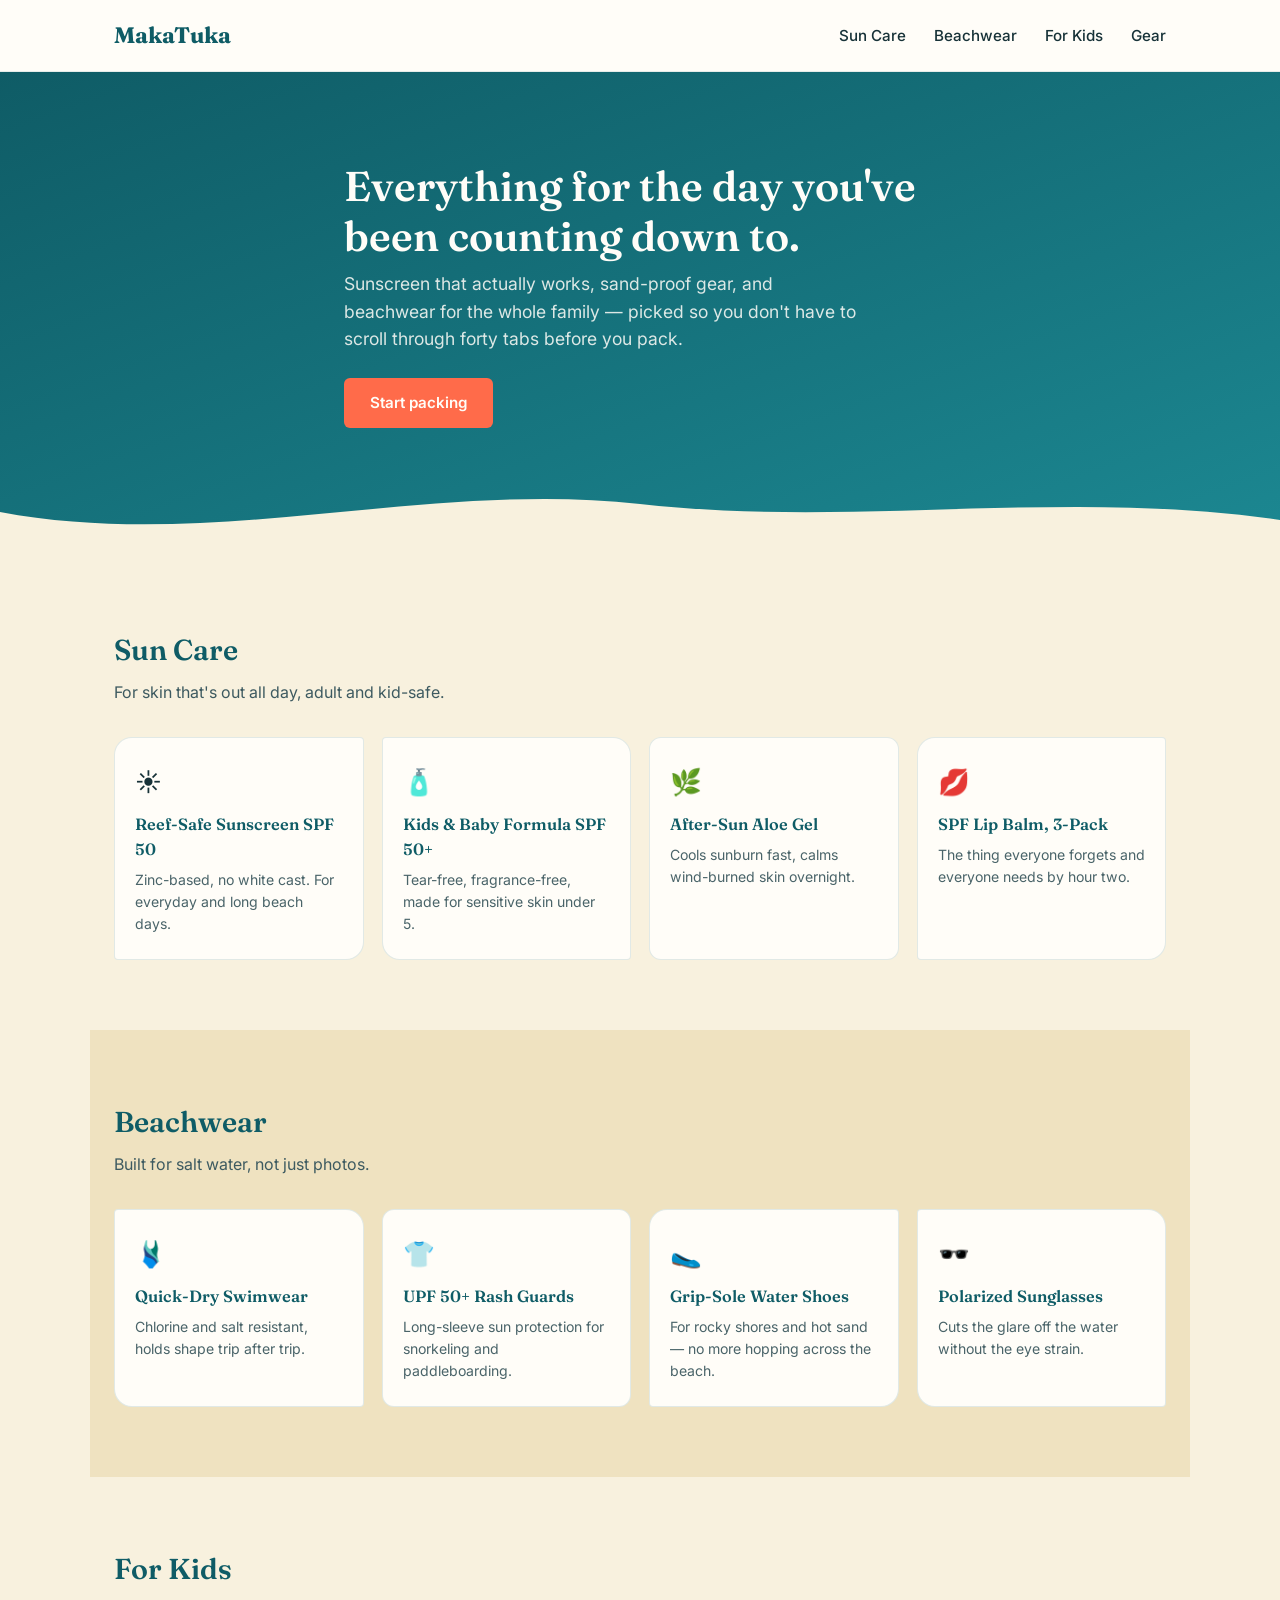
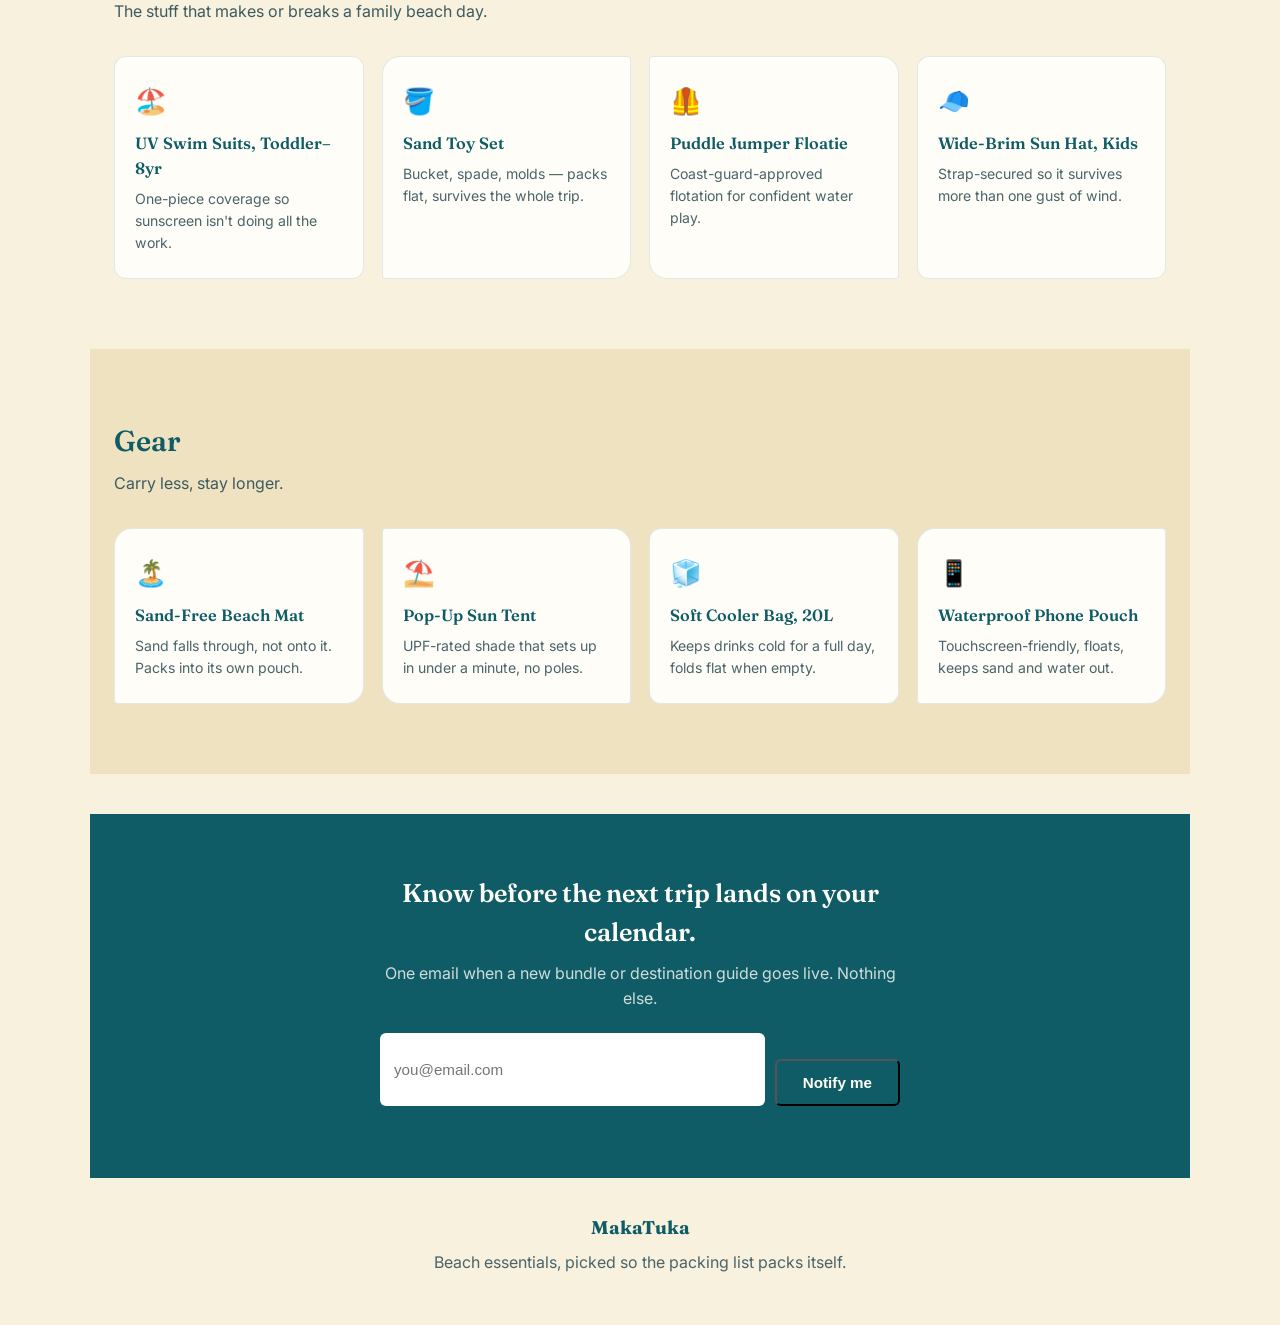
<file: index.html>
<!DOCTYPE html>
<html lang="en">
<head>
<meta charset="UTF-8">
<meta name="viewport" content="width=device-width, initial-scale=1.0">
<title>MakaTuka — Beach Days, Sorted</title>
<link rel="stylesheet" href="style.css">
<link rel="preconnect" href="https://fonts.googleapis.com">
<link href="https://fonts.googleapis.com/css2?family=Fraunces:opsz,wght@9..144,400;9..144,600;9..144,700&family=Inter:wght@400;500;600&display=swap" rel="stylesheet">
</head>
<body>

<header class="site-header">
  <div class="wrap header-inner">
    <a href="#" class="logo">MakaTuka</a>
    <nav class="nav" id="nav">
      <a href="#sun">Sun Care</a>
      <a href="#wear">Beachwear</a>
      <a href="#kids">For Kids</a>
      <a href="#gear">Gear</a>
    </nav>
    <button class="nav-toggle" id="navToggle" aria-label="Menu">☰</button>
  </div>
</header>

<section class="hero">
  <div class="wrap hero-inner">
    <h1>Everything for the day you've been counting down to.</h1>
    <p class="hero-sub">Sunscreen that actually works, sand-proof gear, and beachwear for the whole family — picked so you don't have to scroll through forty tabs before you pack.</p>
    <a href="#sun" class="btn">Start packing</a>
  </div>
  <svg class="wave" viewBox="0 0 1440 100" preserveAspectRatio="none"><path d="M0,40 C240,90 480,0 720,30 C960,60 1200,10 1440,50 L1440,100 L0,100 Z"></path></svg>
</section>

<main class="wrap">

  <section class="category" id="sun">
    <div class="category-head">
      <h2>Sun Care</h2>
      <p>For skin that's out all day, adult and kid-safe.</p>
    </div>
    <div class="card-row">
      <article class="card card-a">
        <div class="card-icon">☀️</div>
        <h3>Reef-Safe Sunscreen SPF 50</h3>
        <p>Zinc-based, no white cast. For everyday and long beach days.</p>
      </article>
      <article class="card card-b">
        <div class="card-icon">🧴</div>
        <h3>Kids &amp; Baby Formula SPF 50+</h3>
        <p>Tear-free, fragrance-free, made for sensitive skin under 5.</p>
      </article>
      <article class="card card-c">
        <div class="card-icon">🌿</div>
        <h3>After-Sun Aloe Gel</h3>
        <p>Cools sunburn fast, calms wind-burned skin overnight.</p>
      </article>
      <article class="card card-a">
        <div class="card-icon">💋</div>
        <h3>SPF Lip Balm, 3-Pack</h3>
        <p>The thing everyone forgets and everyone needs by hour two.</p>
      </article>
    </div>
  </section>

  <section class="category alt" id="wear">
    <div class="category-head">
      <h2>Beachwear</h2>
      <p>Built for salt water, not just photos.</p>
    </div>
    <div class="card-row">
      <article class="card card-b">
        <div class="card-icon">🩱</div>
        <h3>Quick-Dry Swimwear</h3>
        <p>Chlorine and salt resistant, holds shape trip after trip.</p>
      </article>
      <article class="card card-c">
        <div class="card-icon">👕</div>
        <h3>UPF 50+ Rash Guards</h3>
        <p>Long-sleeve sun protection for snorkeling and paddleboarding.</p>
      </article>
      <article class="card card-a">
        <div class="card-icon">🥿</div>
        <h3>Grip-Sole Water Shoes</h3>
        <p>For rocky shores and hot sand — no more hopping across the beach.</p>
      </article>
      <article class="card card-b">
        <div class="card-icon">🕶️</div>
        <h3>Polarized Sunglasses</h3>
        <p>Cuts the glare off the water without the eye strain.</p>
      </article>
    </div>
  </section>

  <section class="category" id="kids">
    <div class="category-head">
      <h2>For Kids</h2>
      <p>The stuff that makes or breaks a family beach day.</p>
    </div>
    <div class="card-row">
      <article class="card card-c">
        <div class="card-icon">🏖️</div>
        <h3>UV Swim Suits, Toddler–8yr</h3>
        <p>One-piece coverage so sunscreen isn't doing all the work.</p>
      </article>
      <article class="card card-a">
        <div class="card-icon">🪣</div>
        <h3>Sand Toy Set</h3>
        <p>Bucket, spade, molds — packs flat, survives the whole trip.</p>
      </article>
      <article class="card card-b">
        <div class="card-icon">🦺</div>
        <h3>Puddle Jumper Floatie</h3>
        <p>Coast-guard-approved flotation for confident water play.</p>
      </article>
      <article class="card card-c">
        <div class="card-icon">🧢</div>
        <h3>Wide-Brim Sun Hat, Kids</h3>
        <p>Strap-secured so it survives more than one gust of wind.</p>
      </article>
    </div>
  </section>

  <section class="category alt" id="gear">
    <div class="category-head">
      <h2>Gear</h2>
      <p>Carry less, stay longer.</p>
    </div>
    <div class="card-row">
      <article class="card card-a">
        <div class="card-icon">🏝️</div>
        <h3>Sand-Free Beach Mat</h3>
        <p>Sand falls through, not onto it. Packs into its own pouch.</p>
      </article>
      <article class="card card-b">
        <div class="card-icon">⛱️</div>
        <h3>Pop-Up Sun Tent</h3>
        <p>UPF-rated shade that sets up in under a minute, no poles.</p>
      </article>
      <article class="card card-c">
        <div class="card-icon">🧊</div>
        <h3>Soft Cooler Bag, 20L</h3>
        <p>Keeps drinks cold for a full day, folds flat when empty.</p>
      </article>
      <article class="card card-a">
        <div class="card-icon">📱</div>
        <h3>Waterproof Phone Pouch</h3>
        <p>Touchscreen-friendly, floats, keeps sand and water out.</p>
      </article>
    </div>
  </section>

  <section class="signup">
    <div class="signup-inner">
      <h2>Know before the next trip lands on your calendar.</h2>
      <p>One email when a new bundle or destination guide goes live. Nothing else.</p>
      <form id="signupForm" class="signup-form">
        <input type="email" id="emailInput" placeholder="you@email.com" required>
        <button type="submit" class="btn btn-dark">Notify me</button>
      </form>
      <p class="signup-note" id="signupNote"></p>
    </div>
  </section>

</main>

<footer class="site-footer">
  <div class="wrap footer-inner">
    <span class="logo logo-footer">MakaTuka</span>
    <p>Beach essentials, picked so the packing list packs itself.</p>
  </div>
</footer>

<script src="script.js"></script>
</body>
</html>
</file>
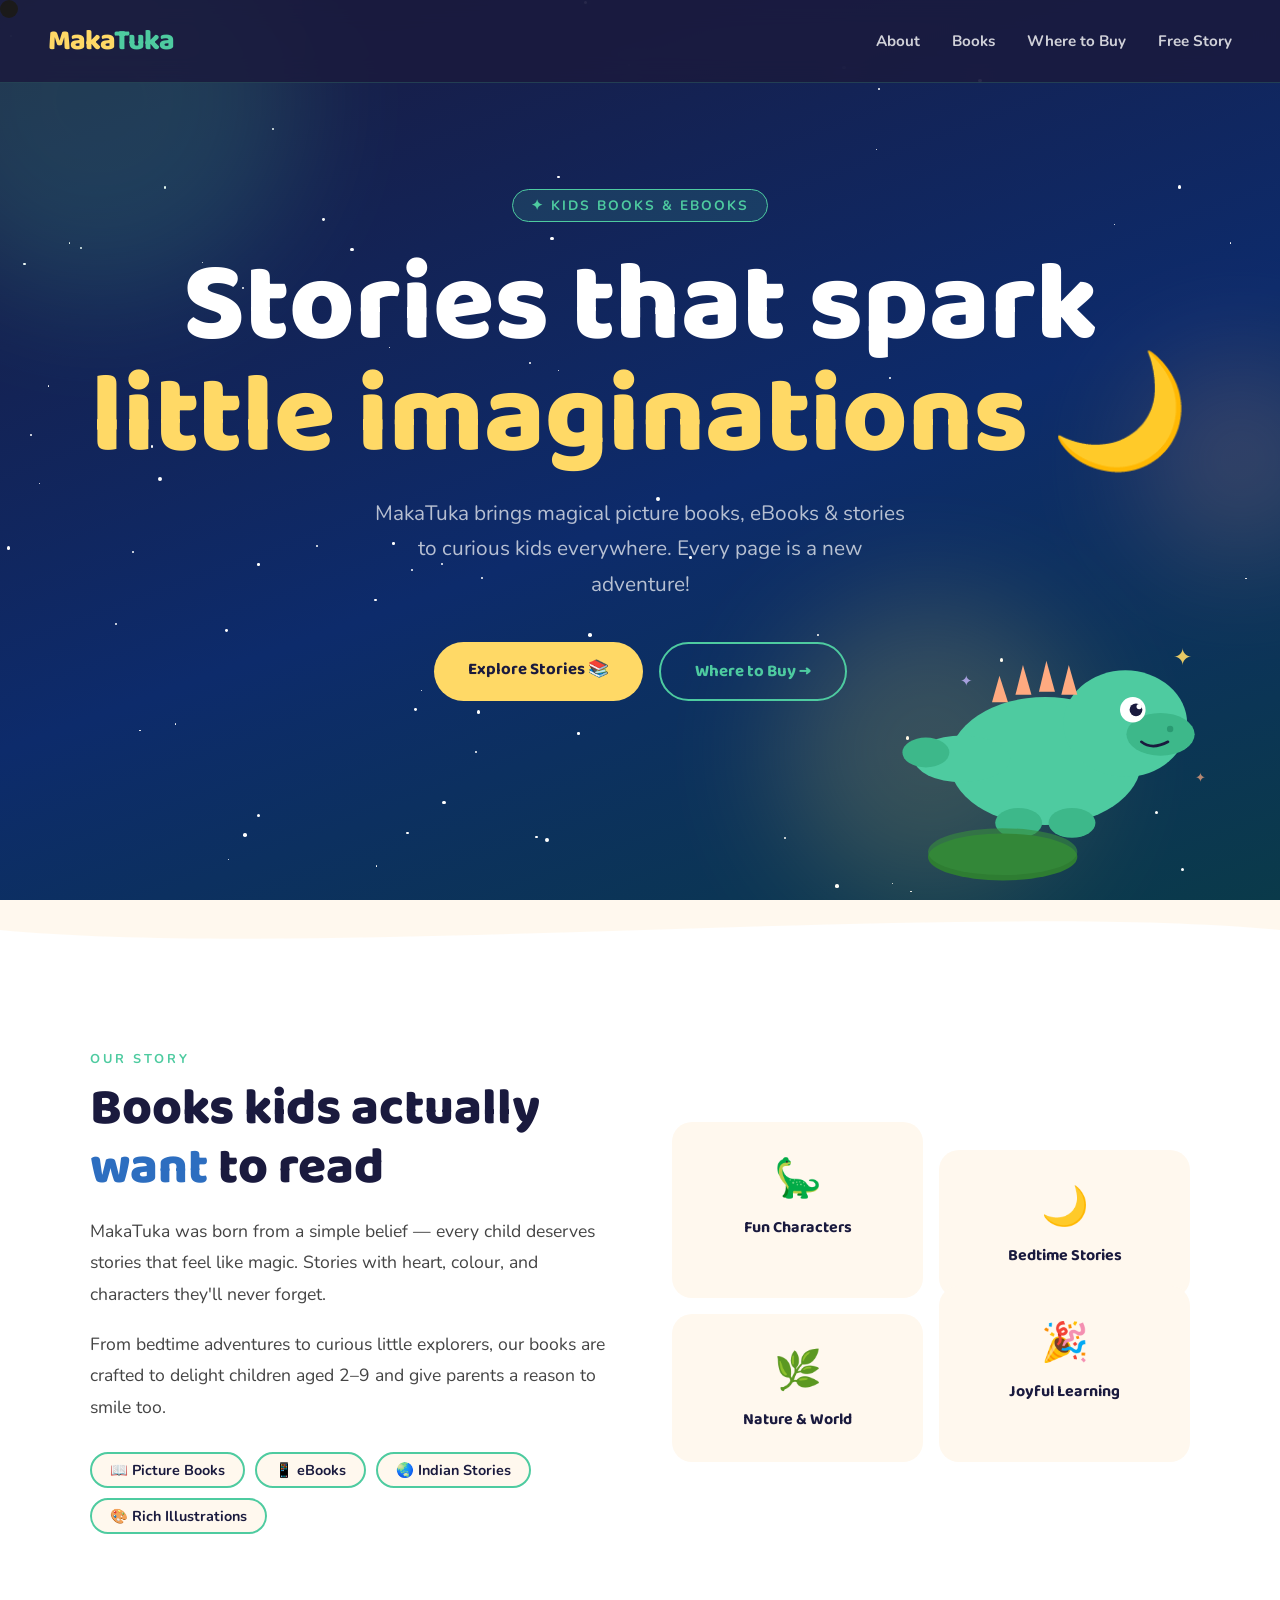
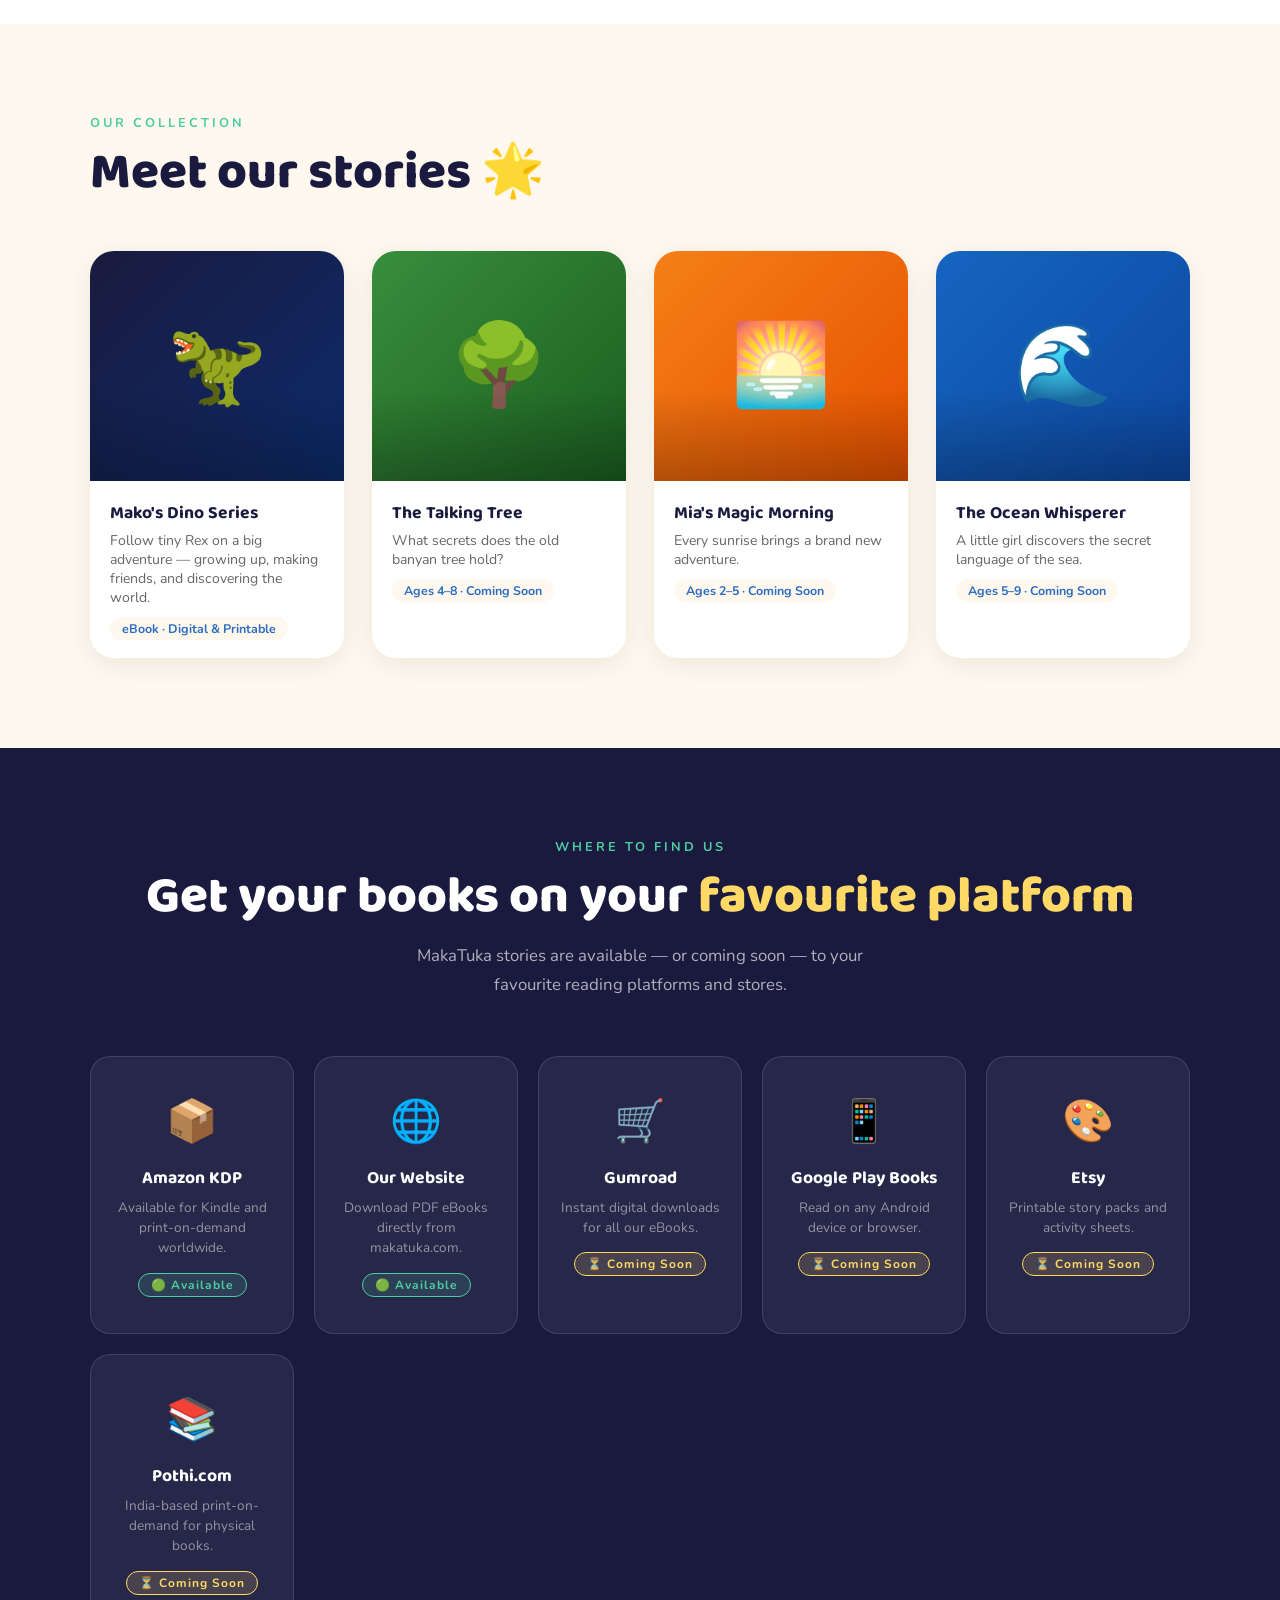
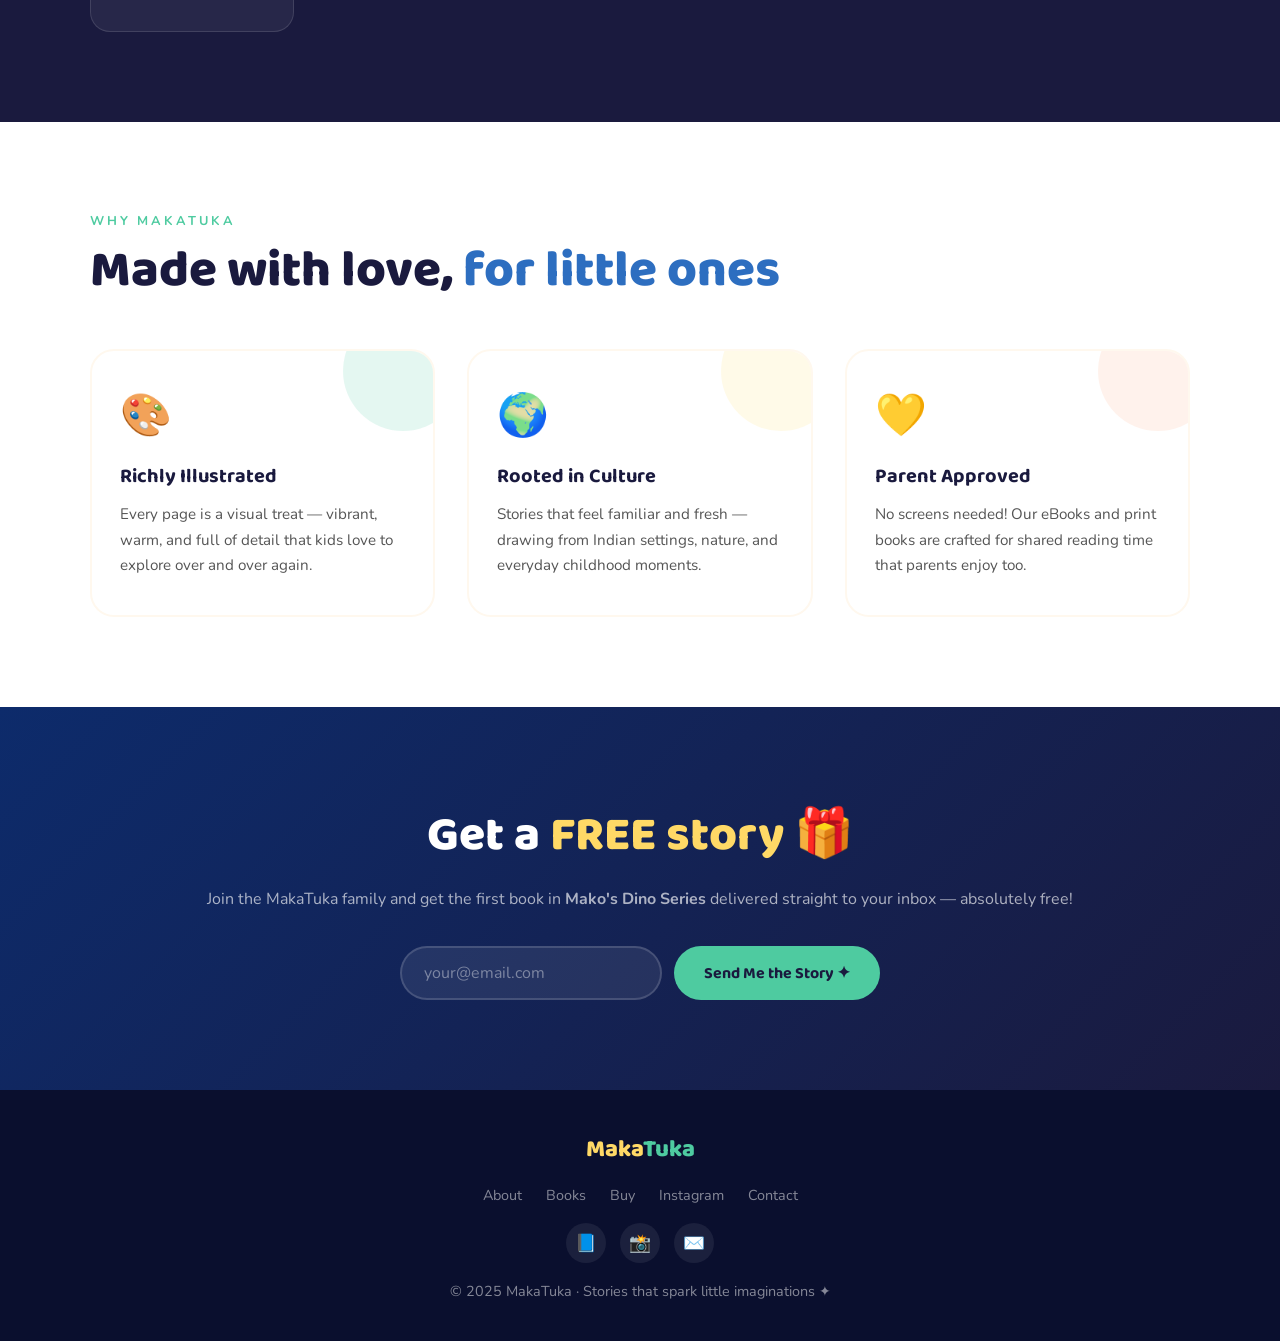
<file: index (2).html>
<!DOCTYPE html>
<html lang="en">
<head>
<meta charset="UTF-8"/>
<meta name="viewport" content="width=device-width, initial-scale=1.0"/>
<title>MakaTuka – Stories That Spark Little Imaginations</title>
<link href="https://fonts.googleapis.com/css2?family=Baloo+2:wght@400;600;700;800&family=Nunito:wght@400;600;700&display=swap" rel="stylesheet"/>
<style>
  :root {
    --navy:   #1A1A3E;
    --deep:   #0D2B6B;
    --mint:   #4ECBA0;
    --yellow: #FFD966;
    --peach:  #FFAA80;
    --cream:  #FFF8EE;
    --sage:   #7BC67A;
    --lav:    #C4B5FD;
    --sky:    #2D6EC0;
  }

  *, *::before, *::after { margin:0; padding:0; box-sizing:border-box; }

  html { scroll-behavior: smooth; }

  body {
    font-family: 'Nunito', sans-serif;
    background: var(--cream);
    color: var(--navy);
    overflow-x: hidden;
  }

  /* ── CURSOR ── */
  body { cursor: none; }
  #cursor {
    width: 18px; height: 18px;
    background: var(--yellow);
    border-radius: 50%;
    position: fixed; top: 0; left: 0;
    pointer-events: none;
    z-index: 9999;
    transition: transform .15s ease, background .2s;
    mix-blend-mode: multiply;
  }

  /* ── NAV ── */
  nav {
    position: fixed; top: 0; left: 0; right: 0;
    z-index: 100;
    display: flex; align-items: center; justify-content: space-between;
    padding: 18px 48px;
    background: rgba(26,26,62,.85);
    backdrop-filter: blur(12px);
    border-bottom: 1px solid rgba(78,203,160,.2);
  }
  .nav-logo {
    font-family: 'Baloo 2', cursive;
    font-size: 1.8rem; font-weight: 800;
    color: var(--yellow);
    letter-spacing: -1px;
  }
  .nav-logo span { color: var(--mint); }
  .nav-links { display: flex; gap: 32px; list-style: none; }
  .nav-links a {
    font-family: 'Nunito', sans-serif;
    font-weight: 700; font-size: .95rem;
    color: rgba(255,255,255,.8);
    text-decoration: none;
    transition: color .2s;
  }
  .nav-links a:hover { color: var(--mint); }

  /* ── HERO ── */
  .hero {
    min-height: 100vh;
    background: linear-gradient(160deg, var(--navy) 0%, var(--deep) 55%, #0a3a4a 100%);
    display: flex; align-items: center; justify-content: center;
    position: relative; overflow: hidden;
    padding-top: 80px;
  }

  /* Stars */
  .stars { position: absolute; inset: 0; pointer-events: none; }
  .star {
    position: absolute;
    background: white;
    border-radius: 50%;
    animation: twinkle var(--dur, 3s) ease-in-out infinite;
    animation-delay: var(--del, 0s);
  }
  @keyframes twinkle {
    0%,100% { opacity: .2; transform: scale(1); }
    50%      { opacity: 1;  transform: scale(1.4); }
  }

  /* Floating shapes */
  .floater {
    position: absolute;
    border-radius: 50%;
    filter: blur(60px);
    opacity: .18;
    animation: float var(--ft, 8s) ease-in-out infinite alternate;
  }
  @keyframes float {
    from { transform: translateY(0) scale(1); }
    to   { transform: translateY(-30px) scale(1.05); }
  }

  .hero-content {
    text-align: center;
    position: relative; z-index: 2;
    padding: 0 24px;
    animation: fadeUp .9s ease both;
  }
  @keyframes fadeUp {
    from { opacity:0; transform: translateY(40px); }
    to   { opacity:1; transform: translateY(0); }
  }

  .hero-badge {
    display: inline-block;
    background: rgba(78,203,160,.15);
    border: 1px solid var(--mint);
    color: var(--mint);
    font-family: 'Nunito', sans-serif;
    font-weight: 700; font-size: .85rem;
    letter-spacing: 2px; text-transform: uppercase;
    padding: 6px 18px; border-radius: 999px;
    margin-bottom: 28px;
    animation: fadeUp .9s .1s ease both;
  }

  .hero h1 {
    font-family: 'Baloo 2', cursive;
    font-size: clamp(3rem, 9vw, 7rem);
    font-weight: 800;
    line-height: 1.0;
    color: white;
    animation: fadeUp .9s .2s ease both;
  }
  .hero h1 .pop { color: var(--yellow); display: inline-block; animation: wobble 2.5s ease-in-out infinite; }
  @keyframes wobble {
    0%,100% { transform: rotate(-2deg); }
    50%      { transform: rotate(2deg); }
  }

  .hero-sub {
    font-size: clamp(1rem, 2.5vw, 1.3rem);
    color: rgba(255,255,255,.7);
    max-width: 540px; margin: 22px auto 40px;
    line-height: 1.7;
    animation: fadeUp .9s .35s ease both;
  }

  .hero-btns {
    display: flex; gap: 16px; justify-content: center; flex-wrap: wrap;
    animation: fadeUp .9s .5s ease both;
  }
  .btn {
    font-family: 'Baloo 2', cursive;
    font-weight: 700; font-size: 1.05rem;
    padding: 14px 34px; border-radius: 999px;
    text-decoration: none;
    transition: transform .2s, box-shadow .2s;
    display: inline-block;
  }
  .btn:hover { transform: translateY(-3px); box-shadow: 0 12px 30px rgba(0,0,0,.3); }
  .btn-primary { background: var(--yellow); color: var(--navy); }
  .btn-secondary { background: transparent; border: 2px solid var(--mint); color: var(--mint); }

  /* Dino illustration */
  .hero-dino {
    position: absolute; bottom: 0; right: 5%;
    width: min(320px, 35vw);
    animation: dinoFloat 4s ease-in-out infinite alternate;
  }
  @keyframes dinoFloat {
    from { transform: translateY(0); }
    to   { transform: translateY(-18px); }
  }

  /* wavy divider */
  .wave {
    display: block; width: 100%;
    overflow: hidden; line-height: 0;
  }
  .wave svg { display: block; width: 100%; }

  /* ── SECTION BASE ── */
  section { padding: 90px 48px; }
  .section-label {
    font-family: 'Nunito', sans-serif;
    font-weight: 700; font-size: .8rem;
    letter-spacing: 3px; text-transform: uppercase;
    color: var(--mint); margin-bottom: 12px;
  }
  .section-title {
    font-family: 'Baloo 2', cursive;
    font-size: clamp(2rem, 5vw, 3.2rem);
    font-weight: 800; line-height: 1.15;
    color: var(--navy);
  }
  .section-title span { color: var(--sky); }

  /* ── ABOUT ── */
  .about { background: white; }
  .about-inner {
    max-width: 1100px; margin: 0 auto;
    display: grid; grid-template-columns: 1fr 1fr; gap: 64px; align-items: center;
  }
  .about-text p {
    font-size: 1.1rem; line-height: 1.8;
    color: #444; margin-top: 18px;
  }
  .about-pills { display: flex; flex-wrap: wrap; gap: 10px; margin-top: 28px; }
  .pill {
    background: var(--cream);
    border: 2px solid var(--mint);
    border-radius: 999px;
    padding: 6px 18px;
    font-family: 'Nunito', sans-serif;
    font-weight: 700; font-size: .9rem;
    color: var(--navy);
  }
  .about-visual {
    display: grid; grid-template-columns: 1fr 1fr; gap: 16px;
  }
  .about-card {
    background: var(--cream);
    border-radius: 20px; padding: 28px 20px;
    text-align: center;
    border: 2px solid transparent;
    transition: border-color .3s, transform .3s;
  }
  .about-card:hover { border-color: var(--mint); transform: translateY(-4px); }
  .about-card .icon { font-size: 2.4rem; margin-bottom: 10px; }
  .about-card h4 { font-family: 'Baloo 2', cursive; font-weight: 700; font-size: 1rem; color: var(--navy); }
  .about-card:nth-child(2) { margin-top: 28px; }
  .about-card:nth-child(4) { margin-top: -28px; }

  /* ── BOOKS ── */
  .books { background: var(--cream); }
  .books-inner { max-width: 1100px; margin: 0 auto; }
  .books-grid {
    display: grid; grid-template-columns: repeat(auto-fill, minmax(230px, 1fr));
    gap: 28px; margin-top: 48px;
  }
  .book-card {
    border-radius: 24px; overflow: hidden;
    box-shadow: 0 6px 28px rgba(0,0,0,.08);
    transition: transform .3s, box-shadow .3s;
    background: white;
  }
  .book-card:hover { transform: translateY(-8px) rotate(1deg); box-shadow: 0 18px 40px rgba(0,0,0,.13); }
  .book-cover {
    height: 230px; display: flex; align-items: center; justify-content: center;
    font-size: 5rem; position: relative; overflow: hidden;
  }
  .book-cover::after {
    content: ''; position: absolute; inset: 0;
    background: linear-gradient(to bottom, transparent 60%, rgba(0,0,0,.25));
  }
  .book-info { padding: 18px 20px; }
  .book-info h3 { font-family: 'Baloo 2', cursive; font-weight: 700; font-size: 1.1rem; }
  .book-info p { font-size: .88rem; color: #666; margin-top: 4px; }
  .book-tag {
    display: inline-block; margin-top: 10px;
    background: var(--cream); border-radius: 999px;
    padding: 3px 12px; font-size: .78rem;
    font-weight: 700; color: var(--sky);
  }

  /* ── WHERE TO FIND ── */
  .platforms { background: var(--navy); padding: 90px 48px; }
  .platforms-inner { max-width: 1100px; margin: 0 auto; text-align: center; }
  .platforms .section-label { justify-content: center; display: flex; }
  .platforms .section-title { color: white; }
  .platforms .section-title span { color: var(--yellow); }
  .platforms-sub {
    color: rgba(255,255,255,.65); font-size: 1.05rem;
    max-width: 500px; margin: 16px auto 56px; line-height: 1.7;
  }

  .platform-grid {
    display: grid; grid-template-columns: repeat(auto-fill, minmax(200px, 1fr));
    gap: 20px;
  }
  .platform-card {
    background: rgba(255,255,255,.06);
    border: 1px solid rgba(255,255,255,.12);
    border-radius: 20px; padding: 36px 20px;
    text-align: center;
    transition: background .3s, border-color .3s, transform .3s;
    position: relative; overflow: hidden;
  }
  .platform-card::before {
    content: '';
    position: absolute; top: -40%; left: -40%;
    width: 180%; height: 180%;
    background: radial-gradient(circle, rgba(78,203,160,.08), transparent 65%);
    opacity: 0; transition: opacity .4s;
  }
  .platform-card:hover { background: rgba(255,255,255,.1); border-color: var(--mint); transform: translateY(-5px); }
  .platform-card:hover::before { opacity: 1; }
  .platform-icon { font-size: 2.6rem; margin-bottom: 14px; }
  .platform-name {
    font-family: 'Baloo 2', cursive;
    font-weight: 700; font-size: 1.1rem; color: white;
  }
  .platform-desc { font-size: .85rem; color: rgba(255,255,255,.5); margin-top: 6px; line-height: 1.5; }
  .platform-badge {
    display: inline-block; margin-top: 14px;
    background: rgba(255,217,102,.15);
    border: 1px solid var(--yellow);
    color: var(--yellow);
    font-size: .75rem; font-weight: 700;
    padding: 3px 12px; border-radius: 999px;
    letter-spacing: 1px;
  }
  .platform-badge.live {
    background: rgba(78,203,160,.15);
    border-color: var(--mint);
    color: var(--mint);
  }

  /* ── WHY ── */
  .why { background: white; }
  .why-inner { max-width: 1100px; margin: 0 auto; }
  .why-grid { display: grid; grid-template-columns: repeat(3, 1fr); gap: 32px; margin-top: 48px; }
  .why-card {
    padding: 36px 28px; border-radius: 24px;
    border: 2px solid var(--cream);
    position: relative; overflow: hidden;
    transition: border-color .3s, transform .3s;
  }
  .why-card::before {
    content: ''; position: absolute;
    width: 120px; height: 120px; border-radius: 50%;
    top: -40px; right: -30px;
    opacity: .15;
  }
  .why-card:nth-child(1)::before { background: var(--mint); }
  .why-card:nth-child(2)::before { background: var(--yellow); }
  .why-card:nth-child(3)::before { background: var(--peach); }
  .why-card:hover { border-color: var(--mint); transform: translateY(-5px); }
  .why-icon { font-size: 2.6rem; margin-bottom: 16px; }
  .why-card h3 { font-family: 'Baloo 2', cursive; font-weight: 700; font-size: 1.25rem; color: var(--navy); }
  .why-card p { font-size: .95rem; color: #555; margin-top: 10px; line-height: 1.7; }

  /* ── NEWSLETTER ── */
  .newsletter {
    background: linear-gradient(135deg, #0D2B6B 0%, #1A1A3E 100%);
    padding: 90px 48px; text-align: center;
  }
  .newsletter h2 {
    font-family: 'Baloo 2', cursive;
    font-size: clamp(1.8rem, 4vw, 3rem);
    font-weight: 800; color: white;
  }
  .newsletter h2 span { color: var(--yellow); }
  .newsletter p { color: rgba(255,255,255,.65); font-size: 1rem; margin: 14px 0 36px; }
  .nl-form {
    display: flex; gap: 12px; justify-content: center;
    flex-wrap: wrap; max-width: 480px; margin: 0 auto;
  }
  .nl-form input {
    flex: 1; min-width: 200px;
    padding: 14px 22px; border-radius: 999px;
    border: 2px solid rgba(255,255,255,.15);
    background: rgba(255,255,255,.08);
    color: white; font-family: 'Nunito', sans-serif;
    font-size: 1rem; outline: none;
    transition: border-color .2s;
  }
  .nl-form input::placeholder { color: rgba(255,255,255,.4); }
  .nl-form input:focus { border-color: var(--mint); }
  .nl-form button {
    padding: 14px 30px; border-radius: 999px;
    background: var(--mint); color: var(--navy);
    font-family: 'Baloo 2', cursive; font-weight: 700;
    font-size: 1rem; border: none;
    cursor: pointer; transition: transform .2s, box-shadow .2s;
  }
  .nl-form button:hover { transform: translateY(-2px); box-shadow: 0 8px 24px rgba(78,203,160,.4); }

  /* ── FOOTER ── */
  footer {
    background: #0a0f2e; color: rgba(255,255,255,.5);
    padding: 40px 48px; text-align: center;
    font-size: .9rem;
  }
  footer .footer-logo {
    font-family: 'Baloo 2', cursive;
    font-size: 1.5rem; font-weight: 800;
    color: var(--yellow); margin-bottom: 12px;
  }
  footer .footer-logo span { color: var(--mint); }
  .footer-links { display: flex; gap: 24px; justify-content: center; margin: 16px 0; flex-wrap: wrap; }
  .footer-links a { color: rgba(255,255,255,.5); text-decoration: none; transition: color .2s; }
  .footer-links a:hover { color: var(--mint); }
  .social-row { display: flex; gap: 14px; justify-content: center; margin: 18px 0; }
  .social-btn {
    width: 40px; height: 40px; border-radius: 50%;
    background: rgba(255,255,255,.07);
    display: flex; align-items: center; justify-content: center;
    font-size: 1.1rem; text-decoration: none;
    transition: background .2s, transform .2s;
  }
  .social-btn:hover { background: var(--mint); transform: translateY(-3px); }

  /* ── RESPONSIVE ── */
  @media (max-width: 768px) {
    nav { padding: 14px 24px; }
    .nav-links { display: none; }
    section, .platforms, .newsletter, footer { padding: 60px 24px; }
    .about-inner { grid-template-columns: 1fr; gap: 40px; }
    .why-grid { grid-template-columns: 1fr; }
    .hero-dino { display: none; }
  }
</style>
</head>
<body>

<div id="cursor"></div>

<!-- NAV -->
<nav>
  <div class="nav-logo">Maka<span>Tuka</span></div>
  <ul class="nav-links">
    <li><a href="#about">About</a></li>
    <li><a href="#books">Books</a></li>
    <li><a href="#platforms">Where to Buy</a></li>
    <li><a href="#newsletter">Free Story</a></li>
  </ul>
</nav>

<!-- HERO -->
<section class="hero">
  <div class="stars" id="stars"></div>

  <div class="floater" style="width:400px;height:400px;background:#4ECBA0;top:-100px;left:-100px;--ft:9s"></div>
  <div class="floater" style="width:300px;height:300px;background:#FFD966;bottom:0;right:200px;--ft:7s"></div>
  <div class="floater" style="width:200px;height:200px;background:#FFAA80;top:40%;right:-60px;--ft:11s"></div>

  <div class="hero-content">
    <div class="hero-badge">✦ Kids Books & eBooks</div>
    <h1>Stories that spark<br><span class="pop">little imaginations</span> 🌙</h1>
    <p class="hero-sub">MakaTuka brings magical picture books, eBooks & stories to curious kids everywhere. Every page is a new adventure!</p>
    <div class="hero-btns">
      <a href="#books" class="btn btn-primary">Explore Stories 📚</a>
      <a href="#platforms" class="btn btn-secondary">Where to Buy →</a>
    </div>
  </div>

  <!-- SVG Dino -->
  <svg class="hero-dino" viewBox="0 0 300 340" xmlns="http://www.w3.org/2000/svg">
    <!-- Body -->
    <ellipse cx="140" cy="210" rx="90" ry="60" fill="#4ECBA0"/>
    <!-- Head -->
    <ellipse cx="215" cy="175" rx="58" ry="50" fill="#4ECBA0"/>
    <!-- Snout -->
    <ellipse cx="248" cy="185" rx="32" ry="20" fill="#3DB88A"/>
    <!-- Eye -->
    <circle cx="222" cy="162" r="12" fill="white"/>
    <circle cx="225" cy="162" r="6" fill="#1A1A3E"/>
    <circle cx="228" cy="159" r="2.5" fill="white"/>
    <!-- Nostril -->
    <circle cx="257" cy="180" r="3" fill="#2A9A72"/>
    <!-- Spikes -->
    <polygon points="90,155 105,155 97,130" fill="#FFAA80"/>
    <polygon points="112,148 127,148 119,120" fill="#FFAA80"/>
    <polygon points="134,145 149,145 141,116" fill="#FFAA80"/>
    <polygon points="155,148 170,148 162,120" fill="#FFAA80"/>
    <!-- Tail -->
    <ellipse cx="62" cy="208" rx="45" ry="22" fill="#4ECBA0"/>
    <ellipse cx="28" cy="202" rx="22" ry="14" fill="#3DB88A"/>
    <!-- Legs -->
    <ellipse cx="115" cy="268" rx="22" ry="14" fill="#3DB88A"/>
    <ellipse cx="165" cy="268" rx="22" ry="14" fill="#3DB88A"/>
    <!-- Smile -->
    <path d="M230 192 Q240 200 255 192" stroke="#1A1A3E" stroke-width="2.5" fill="none" stroke-linecap="round"/>
    <!-- Stars around -->
    <text x="260" y="120" font-size="22" fill="#FFD966" opacity=".9">✦</text>
    <text x="60" y="140" font-size="14" fill="#C4B5FD" opacity=".8">✦</text>
    <text x="280" y="230" font-size="12" fill="#FFAA80" opacity=".7">✦</text>
    <!-- Leaf -->
    <ellipse cx="100" cy="300" rx="70" ry="22" fill="#2E7D32"/>
    <ellipse cx="100" cy="295" rx="70" ry="22" fill="#388E3C" opacity=".6"/>
  </svg>
</section>

<!-- Wave divider -->
<div class="wave">
  <svg viewBox="0 0 1440 60" preserveAspectRatio="none" height="60">
    <path d="M0,30 C360,60 1080,0 1440,30 L1440,60 L0,60 Z" fill="#ffffff"/>
  </svg>
</div>

<!-- ABOUT -->
<section class="about" id="about">
  <div class="about-inner">
    <div class="about-text">
      <div class="section-label">Our Story</div>
      <h2 class="section-title">Books kids actually <span>want</span> to read</h2>
      <p>MakaTuka was born from a simple belief — every child deserves stories that feel like magic. Stories with heart, colour, and characters they'll never forget.</p>
      <p>From bedtime adventures to curious little explorers, our books are crafted to delight children aged 2–9 and give parents a reason to smile too.</p>
      <div class="about-pills">
        <span class="pill">📖 Picture Books</span>
        <span class="pill">📱 eBooks</span>
        <span class="pill">🌏 Indian Stories</span>
        <span class="pill">🎨 Rich Illustrations</span>
      </div>
    </div>
    <div class="about-visual">
      <div class="about-card">
        <div class="icon">🦕</div>
        <h4>Fun Characters</h4>
      </div>
      <div class="about-card">
        <div class="icon">🌙</div>
        <h4>Bedtime Stories</h4>
      </div>
      <div class="about-card">
        <div class="icon">🌿</div>
        <h4>Nature & World</h4>
      </div>
      <div class="about-card">
        <div class="icon">🎉</div>
        <h4>Joyful Learning</h4>
      </div>
    </div>
  </div>
</section>

<!-- BOOKS -->
<section class="books" id="books">
  <div class="books-inner">
    <div class="section-label">Our Collection</div>
    <h2 class="section-title">Meet our stories 🌟</h2>
    <div class="books-grid">

      <div class="book-card">
        <div class="book-cover" style="background:linear-gradient(135deg,#1A1A3E,#0D2B6B)">🦖</div>
        <div class="book-info">
          <h3>Mako's Dino Series</h3>
          <p>Follow tiny Rex on a big adventure — growing up, making friends, and discovering the world.</p>
          <span class="book-tag">eBook · Digital & Printable</span>
        </div>
      </div>

      <div class="book-card">
        <div class="book-cover" style="background:linear-gradient(135deg,#388E3C,#1B5E20)">🌳</div>
        <div class="book-info">
          <h3>The Talking Tree</h3>
          <p>What secrets does the old banyan tree hold?</p>
          <span class="book-tag">Ages 4–8 · Coming Soon</span>
        </div>
      </div>

      <div class="book-card">
        <div class="book-cover" style="background:linear-gradient(135deg,#F57F17,#E65100)">🌅</div>
        <div class="book-info">
          <h3>Mia's Magic Morning</h3>
          <p>Every sunrise brings a brand new adventure.</p>
          <span class="book-tag">Ages 2–5 · Coming Soon</span>
        </div>
      </div>

      <div class="book-card">
        <div class="book-cover" style="background:linear-gradient(135deg,#1565C0,#0D47A1)">🌊</div>
        <div class="book-info">
          <h3>The Ocean Whisperer</h3>
          <p>A little girl discovers the secret language of the sea.</p>
          <span class="book-tag">Ages 5–9 · Coming Soon</span>
        </div>
      </div>

    </div>
  </div>
</section>

<!-- PLATFORMS -->
<section class="platforms" id="platforms">
  <div class="platforms-inner">
    <div class="section-label">Where to Find Us</div>
    <h2 class="section-title">Get your books on your <span>favourite platform</span></h2>
    <p class="platforms-sub">MakaTuka stories are available — or coming soon — to your favourite reading platforms and stores.</p>

    <div class="platform-grid">

      <div class="platform-card">
        <div class="platform-icon">📦</div>
        <div class="platform-name">Amazon KDP</div>
        <div class="platform-desc">Available for Kindle and print-on-demand worldwide.</div>
        <span class="platform-badge live">🟢 Available</span>
      </div>

      <div class="platform-card">
        <div class="platform-icon">🌐</div>
        <div class="platform-name">Our Website</div>
        <div class="platform-desc">Download PDF eBooks directly from makatuka.com.</div>
        <span class="platform-badge live">🟢 Available</span>
      </div>

      <div class="platform-card">
        <div class="platform-icon">🛒</div>
        <div class="platform-name">Gumroad</div>
        <div class="platform-desc">Instant digital downloads for all our eBooks.</div>
        <span class="platform-badge">⏳ Coming Soon</span>
      </div>

      <div class="platform-card">
        <div class="platform-icon">📱</div>
        <div class="platform-name">Google Play Books</div>
        <div class="platform-desc">Read on any Android device or browser.</div>
        <span class="platform-badge">⏳ Coming Soon</span>
      </div>

      <div class="platform-card">
        <div class="platform-icon">🎨</div>
        <div class="platform-name">Etsy</div>
        <div class="platform-desc">Printable story packs and activity sheets.</div>
        <span class="platform-badge">⏳ Coming Soon</span>
      </div>

      <div class="platform-card">
        <div class="platform-icon">📚</div>
        <div class="platform-name">Pothi.com</div>
        <div class="platform-desc">India-based print-on-demand for physical books.</div>
        <span class="platform-badge">⏳ Coming Soon</span>
      </div>

    </div>
  </div>
</section>

<!-- WHY MAKATUKA -->
<section class="why" id="why">
  <div class="why-inner">
    <div class="section-label">Why MakaTuka</div>
    <h2 class="section-title">Made with love, <span>for little ones</span></h2>
    <div class="why-grid">
      <div class="why-card">
        <div class="why-icon">🎨</div>
        <h3>Richly Illustrated</h3>
        <p>Every page is a visual treat — vibrant, warm, and full of detail that kids love to explore over and over again.</p>
      </div>
      <div class="why-card">
        <div class="why-icon">🌍</div>
        <h3>Rooted in Culture</h3>
        <p>Stories that feel familiar and fresh — drawing from Indian settings, nature, and everyday childhood moments.</p>
      </div>
      <div class="why-card">
        <div class="why-icon">💛</div>
        <h3>Parent Approved</h3>
        <p>No screens needed! Our eBooks and print books are crafted for shared reading time that parents enjoy too.</p>
      </div>
    </div>
  </div>
</section>

<!-- NEWSLETTER -->
<section class="newsletter" id="newsletter">
  <h2>Get a <span>FREE story</span> 🎁</h2>
  <p>Join the MakaTuka family and get the first book in <strong>Mako's Dino Series</strong> delivered straight to your inbox — absolutely free!</p>
  <div class="nl-form">
    <input type="email" placeholder="your@email.com"/>
    <button type="button">Send Me the Story ✦</button>
  </div>
</section>

<!-- FOOTER -->
<footer>
  <div class="footer-logo">Maka<span>Tuka</span></div>
  <div class="footer-links">
    <a href="#about">About</a>
    <a href="#books">Books</a>
    <a href="#platforms">Buy</a>
    <a href="https://instagram.com/the_og_makatuka" target="_blank">Instagram</a>
    <a href="mailto:hello@makatuka.com">Contact</a>
  </div>
  <div class="social-row">
    <a class="social-btn" href="https://facebook.com/makatuka" target="_blank" title="Facebook">📘</a>
    <a class="social-btn" href="https://instagram.com/the_og_makatuka" target="_blank" title="Instagram">📸</a>
    <a class="social-btn" href="mailto:hello@makatuka.com" title="Email">✉️</a>
  </div>
  <p>© 2025 MakaTuka · Stories that spark little imaginations ✦</p>
</footer>

<script>
  // Custom cursor
  const cursor = document.getElementById('cursor');
  document.addEventListener('mousemove', e => {
    cursor.style.left = e.clientX - 9 + 'px';
    cursor.style.top  = e.clientY - 9 + 'px';
  });
  document.querySelectorAll('a, button, .book-card, .platform-card').forEach(el => {
    el.addEventListener('mouseenter', () => { cursor.style.transform = 'scale(2.2)'; cursor.style.background = '#4ECBA0'; });
    el.addEventListener('mouseleave', () => { cursor.style.transform = 'scale(1)';   cursor.style.background = '#FFD966'; });
  });

  // Generate stars
  const starsEl = document.getElementById('stars');
  for (let i = 0; i < 80; i++) {
    const s = document.createElement('div');
    s.className = 'star';
    const sz = Math.random() * 3 + 1;
    s.style.cssText = `
      width:${sz}px; height:${sz}px;
      top:${Math.random()*100}%; left:${Math.random()*100}%;
      --dur:${2+Math.random()*4}s; --del:${Math.random()*4}s;
    `;
    starsEl.appendChild(s);
  }

  // Scroll reveal
  const observer = new IntersectionObserver(entries => {
    entries.forEach(e => {
      if (e.isIntersecting) {
        e.target.style.opacity = '1';
        e.target.style.transform = 'translateY(0)';
      }
    });
  }, { threshold: 0.1 });

  document.querySelectorAll('.book-card, .platform-card, .why-card, .about-card').forEach(el => {
    el.style.opacity = '0';
    el.style.transform = 'translateY(30px)';
    el.style.transition = 'opacity .6s ease, transform .6s ease';
    observer.observe(el);
  });
</script>

</body>
</html>
</file>
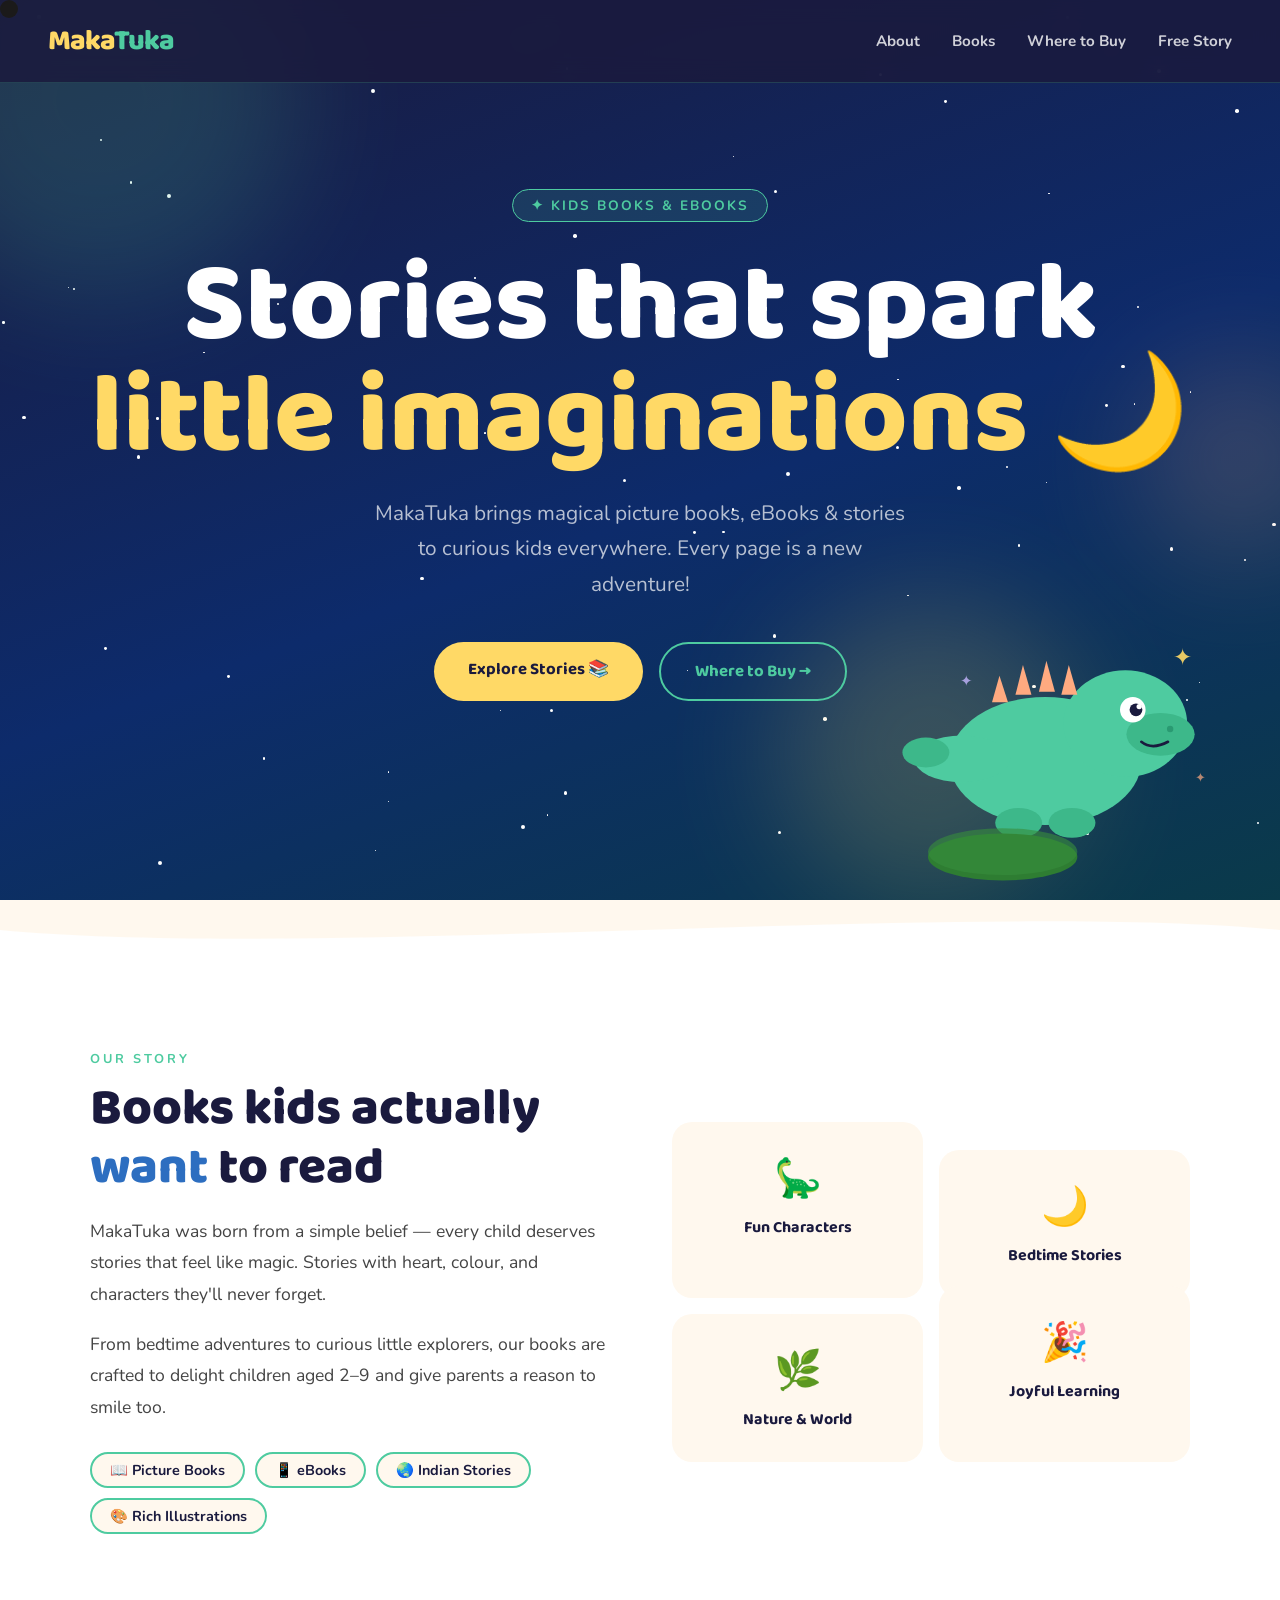
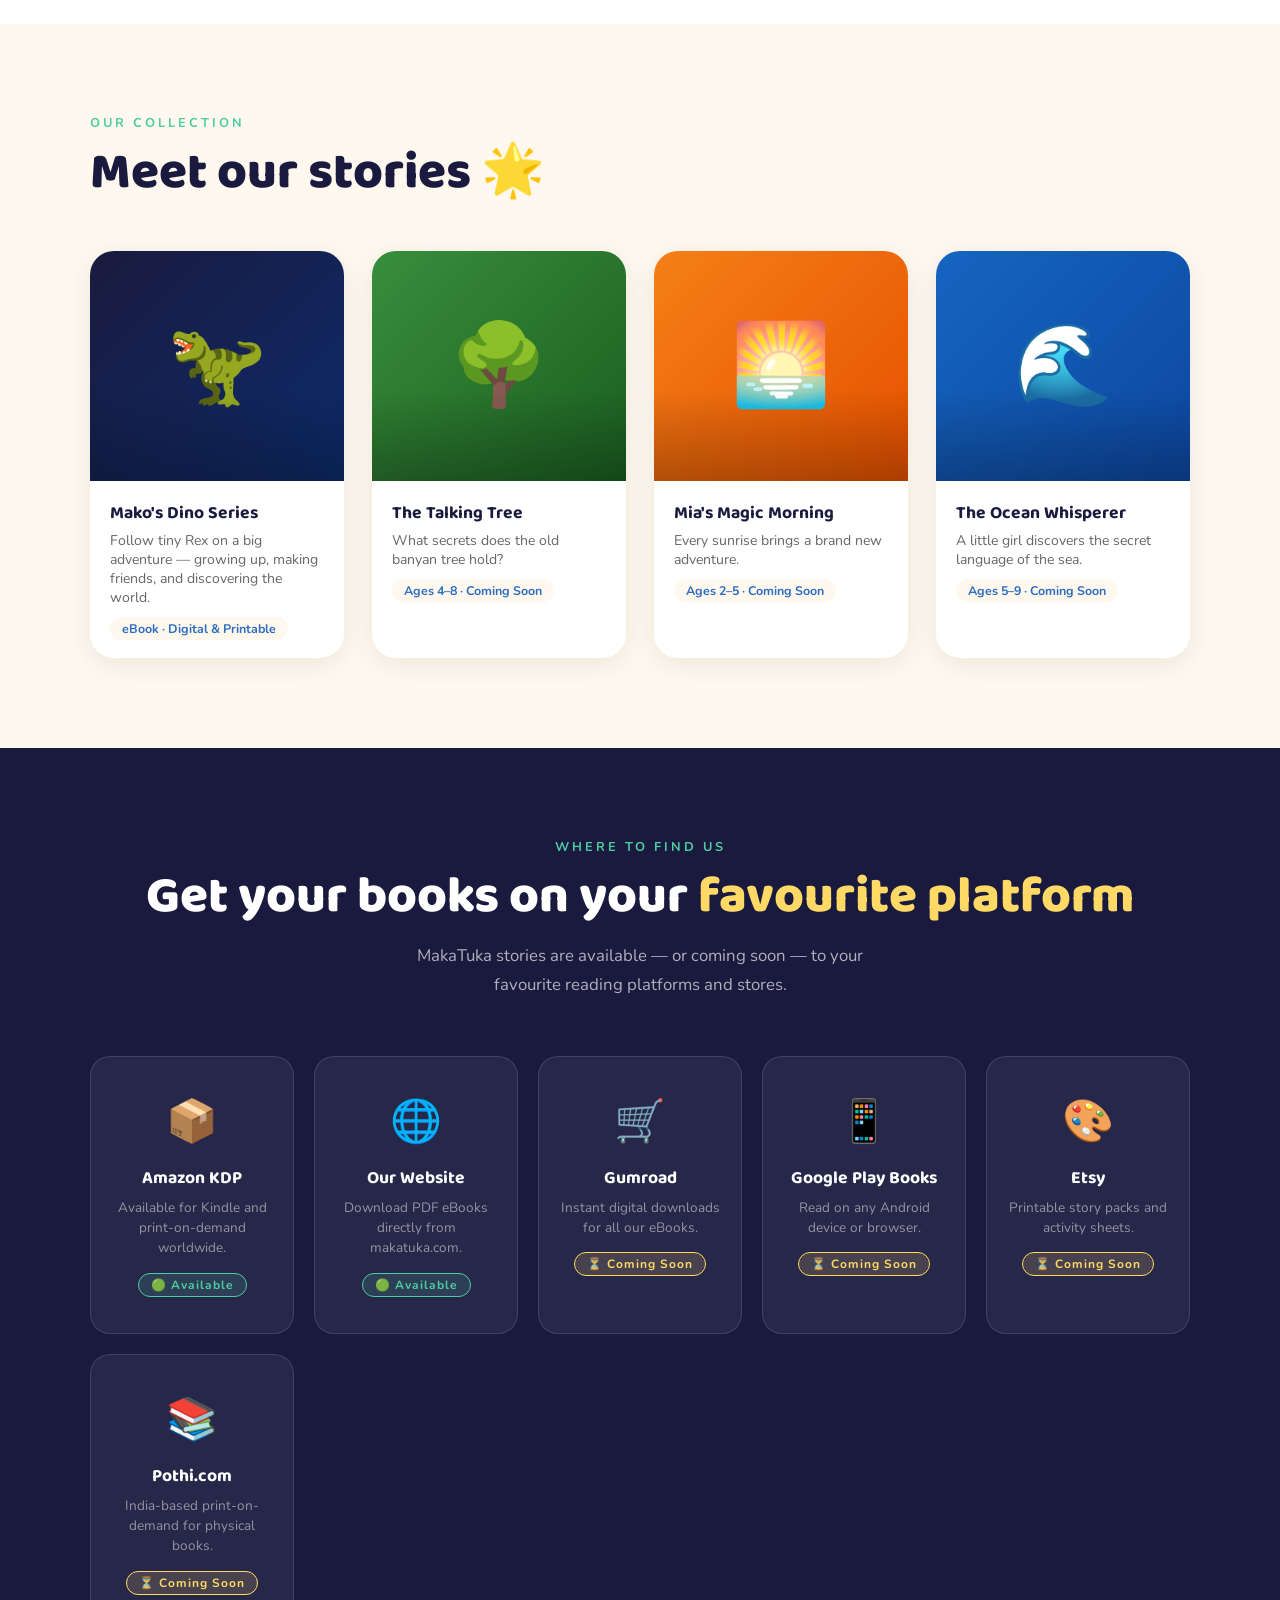
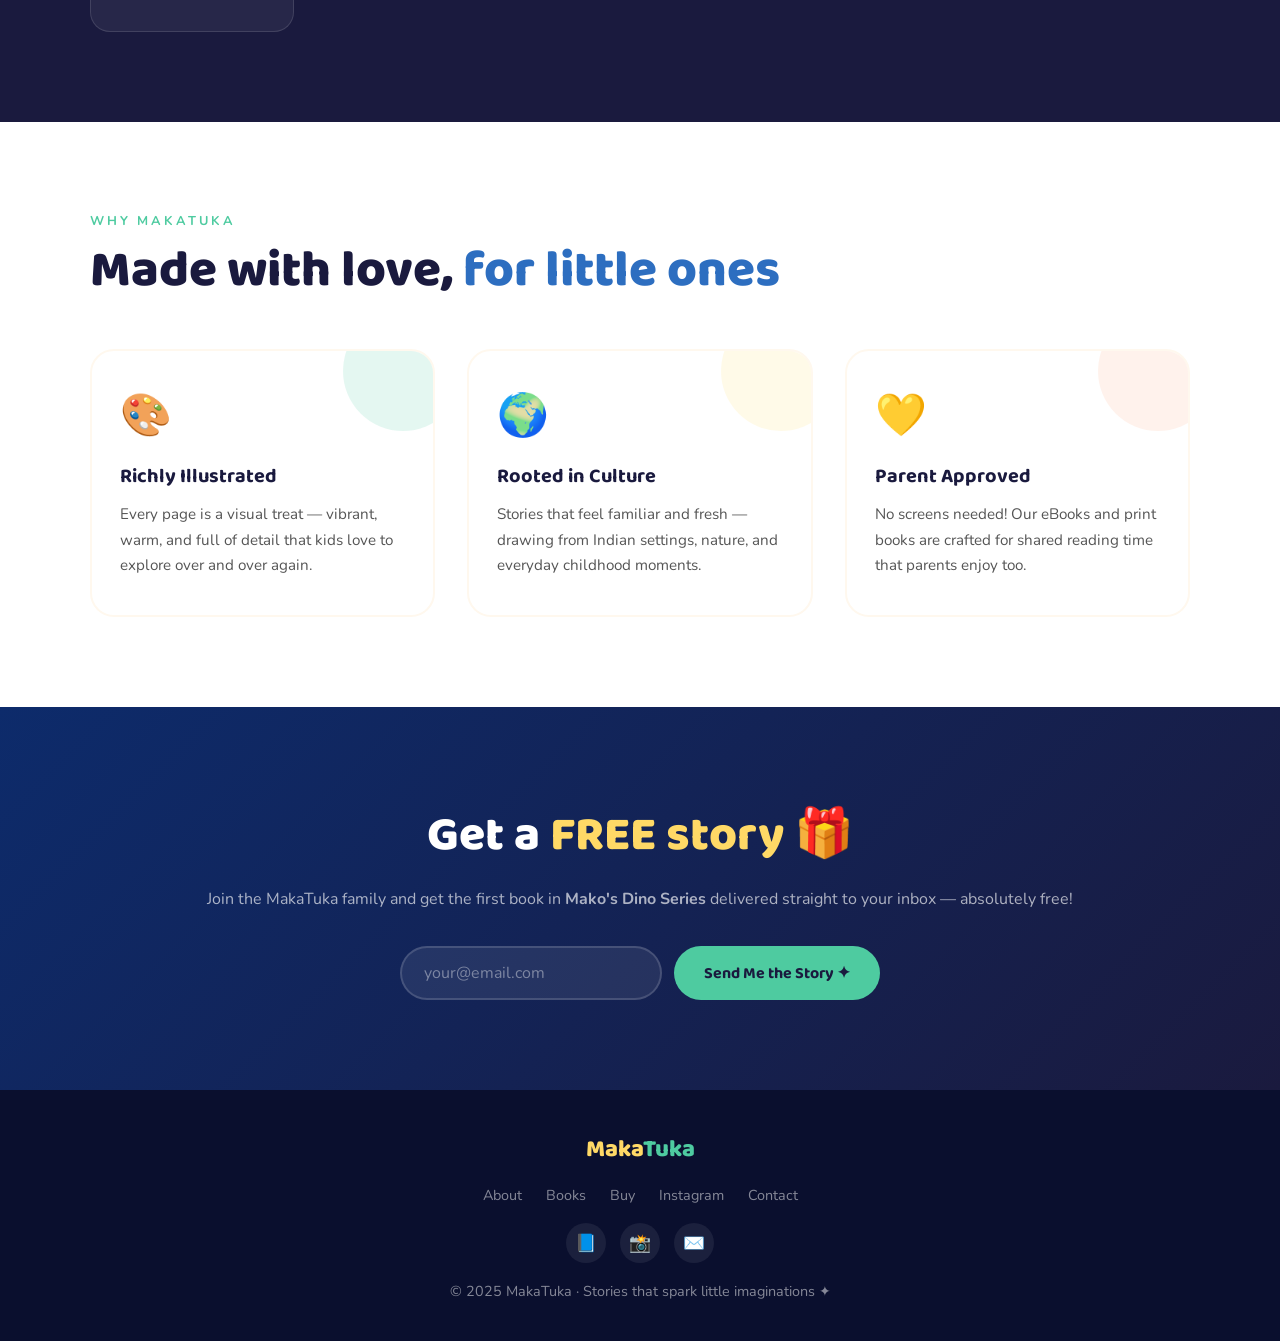
<file: index (4).html>
<!DOCTYPE html>
<html lang="en">
<head>
<meta charset="UTF-8"/>
<meta name="viewport" content="width=device-width, initial-scale=1.0"/>
<title>MakaTuka – Stories That Spark Little Imaginations</title>
<link href="https://fonts.googleapis.com/css2?family=Baloo+2:wght@400;600;700;800&family=Nunito:wght@400;600;700&display=swap" rel="stylesheet"/>
<style>
  :root {
    --navy:   #1A1A3E;
    --deep:   #0D2B6B;
    --mint:   #4ECBA0;
    --yellow: #FFD966;
    --peach:  #FFAA80;
    --cream:  #FFF8EE;
    --sage:   #7BC67A;
    --lav:    #C4B5FD;
    --sky:    #2D6EC0;
  }

  *, *::before, *::after { margin:0; padding:0; box-sizing:border-box; }

  html { scroll-behavior: smooth; }

  body {
    font-family: 'Nunito', sans-serif;
    background: var(--cream);
    color: var(--navy);
    overflow-x: hidden;
  }

  /* ── CURSOR ── */
  body { cursor: none; }
  #cursor {
    width: 18px; height: 18px;
    background: var(--yellow);
    border-radius: 50%;
    position: fixed; top: 0; left: 0;
    pointer-events: none;
    z-index: 9999;
    transition: transform .15s ease, background .2s;
    mix-blend-mode: multiply;
  }

  /* ── NAV ── */
  nav {
    position: fixed; top: 0; left: 0; right: 0;
    z-index: 100;
    display: flex; align-items: center; justify-content: space-between;
    padding: 18px 48px;
    background: rgba(26,26,62,.85);
    backdrop-filter: blur(12px);
    border-bottom: 1px solid rgba(78,203,160,.2);
  }
  .nav-logo {
    font-family: 'Baloo 2', cursive;
    font-size: 1.8rem; font-weight: 800;
    color: var(--yellow);
    letter-spacing: -1px;
  }
  .nav-logo span { color: var(--mint); }
  .nav-links { display: flex; gap: 32px; list-style: none; }
  .nav-links a {
    font-family: 'Nunito', sans-serif;
    font-weight: 700; font-size: .95rem;
    color: rgba(255,255,255,.8);
    text-decoration: none;
    transition: color .2s;
  }
  .nav-links a:hover { color: var(--mint); }

  /* ── HERO ── */
  .hero {
    min-height: 100vh;
    background: linear-gradient(160deg, var(--navy) 0%, var(--deep) 55%, #0a3a4a 100%);
    display: flex; align-items: center; justify-content: center;
    position: relative; overflow: hidden;
    padding-top: 80px;
  }

  /* Stars */
  .stars { position: absolute; inset: 0; pointer-events: none; }
  .star {
    position: absolute;
    background: white;
    border-radius: 50%;
    animation: twinkle var(--dur, 3s) ease-in-out infinite;
    animation-delay: var(--del, 0s);
  }
  @keyframes twinkle {
    0%,100% { opacity: .2; transform: scale(1); }
    50%      { opacity: 1;  transform: scale(1.4); }
  }

  /* Floating shapes */
  .floater {
    position: absolute;
    border-radius: 50%;
    filter: blur(60px);
    opacity: .18;
    animation: float var(--ft, 8s) ease-in-out infinite alternate;
  }
  @keyframes float {
    from { transform: translateY(0) scale(1); }
    to   { transform: translateY(-30px) scale(1.05); }
  }

  .hero-content {
    text-align: center;
    position: relative; z-index: 2;
    padding: 0 24px;
    animation: fadeUp .9s ease both;
  }
  @keyframes fadeUp {
    from { opacity:0; transform: translateY(40px); }
    to   { opacity:1; transform: translateY(0); }
  }

  .hero-badge {
    display: inline-block;
    background: rgba(78,203,160,.15);
    border: 1px solid var(--mint);
    color: var(--mint);
    font-family: 'Nunito', sans-serif;
    font-weight: 700; font-size: .85rem;
    letter-spacing: 2px; text-transform: uppercase;
    padding: 6px 18px; border-radius: 999px;
    margin-bottom: 28px;
    animation: fadeUp .9s .1s ease both;
  }

  .hero h1 {
    font-family: 'Baloo 2', cursive;
    font-size: clamp(3rem, 9vw, 7rem);
    font-weight: 800;
    line-height: 1.0;
    color: white;
    animation: fadeUp .9s .2s ease both;
  }
  .hero h1 .pop { color: var(--yellow); display: inline-block; animation: wobble 2.5s ease-in-out infinite; }
  @keyframes wobble {
    0%,100% { transform: rotate(-2deg); }
    50%      { transform: rotate(2deg); }
  }

  .hero-sub {
    font-size: clamp(1rem, 2.5vw, 1.3rem);
    color: rgba(255,255,255,.7);
    max-width: 540px; margin: 22px auto 40px;
    line-height: 1.7;
    animation: fadeUp .9s .35s ease both;
  }

  .hero-btns {
    display: flex; gap: 16px; justify-content: center; flex-wrap: wrap;
    animation: fadeUp .9s .5s ease both;
  }
  .btn {
    font-family: 'Baloo 2', cursive;
    font-weight: 700; font-size: 1.05rem;
    padding: 14px 34px; border-radius: 999px;
    text-decoration: none;
    transition: transform .2s, box-shadow .2s;
    display: inline-block;
  }
  .btn:hover { transform: translateY(-3px); box-shadow: 0 12px 30px rgba(0,0,0,.3); }
  .btn-primary { background: var(--yellow); color: var(--navy); }
  .btn-secondary { background: transparent; border: 2px solid var(--mint); color: var(--mint); }

  /* Dino illustration */
  .hero-dino {
    position: absolute; bottom: 0; right: 5%;
    width: min(320px, 35vw);
    animation: dinoFloat 4s ease-in-out infinite alternate;
  }
  @keyframes dinoFloat {
    from { transform: translateY(0); }
    to   { transform: translateY(-18px); }
  }

  /* wavy divider */
  .wave {
    display: block; width: 100%;
    overflow: hidden; line-height: 0;
  }
  .wave svg { display: block; width: 100%; }

  /* ── SECTION BASE ── */
  section { padding: 90px 48px; }
  .section-label {
    font-family: 'Nunito', sans-serif;
    font-weight: 700; font-size: .8rem;
    letter-spacing: 3px; text-transform: uppercase;
    color: var(--mint); margin-bottom: 12px;
  }
  .section-title {
    font-family: 'Baloo 2', cursive;
    font-size: clamp(2rem, 5vw, 3.2rem);
    font-weight: 800; line-height: 1.15;
    color: var(--navy);
  }
  .section-title span { color: var(--sky); }

  /* ── ABOUT ── */
  .about { background: white; }
  .about-inner {
    max-width: 1100px; margin: 0 auto;
    display: grid; grid-template-columns: 1fr 1fr; gap: 64px; align-items: center;
  }
  .about-text p {
    font-size: 1.1rem; line-height: 1.8;
    color: #444; margin-top: 18px;
  }
  .about-pills { display: flex; flex-wrap: wrap; gap: 10px; margin-top: 28px; }
  .pill {
    background: var(--cream);
    border: 2px solid var(--mint);
    border-radius: 999px;
    padding: 6px 18px;
    font-family: 'Nunito', sans-serif;
    font-weight: 700; font-size: .9rem;
    color: var(--navy);
  }
  .about-visual {
    display: grid; grid-template-columns: 1fr 1fr; gap: 16px;
  }
  .about-card {
    background: var(--cream);
    border-radius: 20px; padding: 28px 20px;
    text-align: center;
    border: 2px solid transparent;
    transition: border-color .3s, transform .3s;
  }
  .about-card:hover { border-color: var(--mint); transform: translateY(-4px); }
  .about-card .icon { font-size: 2.4rem; margin-bottom: 10px; }
  .about-card h4 { font-family: 'Baloo 2', cursive; font-weight: 700; font-size: 1rem; color: var(--navy); }
  .about-card:nth-child(2) { margin-top: 28px; }
  .about-card:nth-child(4) { margin-top: -28px; }

  /* ── BOOKS ── */
  .books { background: var(--cream); }
  .books-inner { max-width: 1100px; margin: 0 auto; }
  .books-grid {
    display: grid; grid-template-columns: repeat(auto-fill, minmax(230px, 1fr));
    gap: 28px; margin-top: 48px;
  }
  .book-card {
    border-radius: 24px; overflow: hidden;
    box-shadow: 0 6px 28px rgba(0,0,0,.08);
    transition: transform .3s, box-shadow .3s;
    background: white;
  }
  .book-card:hover { transform: translateY(-8px) rotate(1deg); box-shadow: 0 18px 40px rgba(0,0,0,.13); }
  .book-cover {
    height: 230px; display: flex; align-items: center; justify-content: center;
    font-size: 5rem; position: relative; overflow: hidden;
  }
  .book-cover::after {
    content: ''; position: absolute; inset: 0;
    background: linear-gradient(to bottom, transparent 60%, rgba(0,0,0,.25));
  }
  .book-info { padding: 18px 20px; }
  .book-info h3 { font-family: 'Baloo 2', cursive; font-weight: 700; font-size: 1.1rem; }
  .book-info p { font-size: .88rem; color: #666; margin-top: 4px; }
  .book-tag {
    display: inline-block; margin-top: 10px;
    background: var(--cream); border-radius: 999px;
    padding: 3px 12px; font-size: .78rem;
    font-weight: 700; color: var(--sky);
  }

  /* ── WHERE TO FIND ── */
  .platforms { background: var(--navy); padding: 90px 48px; }
  .platforms-inner { max-width: 1100px; margin: 0 auto; text-align: center; }
  .platforms .section-label { justify-content: center; display: flex; }
  .platforms .section-title { color: white; }
  .platforms .section-title span { color: var(--yellow); }
  .platforms-sub {
    color: rgba(255,255,255,.65); font-size: 1.05rem;
    max-width: 500px; margin: 16px auto 56px; line-height: 1.7;
  }

  .platform-grid {
    display: grid; grid-template-columns: repeat(auto-fill, minmax(200px, 1fr));
    gap: 20px;
  }
  .platform-card {
    background: rgba(255,255,255,.06);
    border: 1px solid rgba(255,255,255,.12);
    border-radius: 20px; padding: 36px 20px;
    text-align: center;
    transition: background .3s, border-color .3s, transform .3s;
    position: relative; overflow: hidden;
  }
  .platform-card::before {
    content: '';
    position: absolute; top: -40%; left: -40%;
    width: 180%; height: 180%;
    background: radial-gradient(circle, rgba(78,203,160,.08), transparent 65%);
    opacity: 0; transition: opacity .4s;
  }
  .platform-card:hover { background: rgba(255,255,255,.1); border-color: var(--mint); transform: translateY(-5px); }
  .platform-card:hover::before { opacity: 1; }
  .platform-icon { font-size: 2.6rem; margin-bottom: 14px; }
  .platform-name {
    font-family: 'Baloo 2', cursive;
    font-weight: 700; font-size: 1.1rem; color: white;
  }
  .platform-desc { font-size: .85rem; color: rgba(255,255,255,.5); margin-top: 6px; line-height: 1.5; }
  .platform-badge {
    display: inline-block; margin-top: 14px;
    background: rgba(255,217,102,.15);
    border: 1px solid var(--yellow);
    color: var(--yellow);
    font-size: .75rem; font-weight: 700;
    padding: 3px 12px; border-radius: 999px;
    letter-spacing: 1px;
  }
  .platform-badge.live {
    background: rgba(78,203,160,.15);
    border-color: var(--mint);
    color: var(--mint);
  }

  /* ── WHY ── */
  .why { background: white; }
  .why-inner { max-width: 1100px; margin: 0 auto; }
  .why-grid { display: grid; grid-template-columns: repeat(3, 1fr); gap: 32px; margin-top: 48px; }
  .why-card {
    padding: 36px 28px; border-radius: 24px;
    border: 2px solid var(--cream);
    position: relative; overflow: hidden;
    transition: border-color .3s, transform .3s;
  }
  .why-card::before {
    content: ''; position: absolute;
    width: 120px; height: 120px; border-radius: 50%;
    top: -40px; right: -30px;
    opacity: .15;
  }
  .why-card:nth-child(1)::before { background: var(--mint); }
  .why-card:nth-child(2)::before { background: var(--yellow); }
  .why-card:nth-child(3)::before { background: var(--peach); }
  .why-card:hover { border-color: var(--mint); transform: translateY(-5px); }
  .why-icon { font-size: 2.6rem; margin-bottom: 16px; }
  .why-card h3 { font-family: 'Baloo 2', cursive; font-weight: 700; font-size: 1.25rem; color: var(--navy); }
  .why-card p { font-size: .95rem; color: #555; margin-top: 10px; line-height: 1.7; }

  /* ── NEWSLETTER ── */
  .newsletter {
    background: linear-gradient(135deg, #0D2B6B 0%, #1A1A3E 100%);
    padding: 90px 48px; text-align: center;
  }
  .newsletter h2 {
    font-family: 'Baloo 2', cursive;
    font-size: clamp(1.8rem, 4vw, 3rem);
    font-weight: 800; color: white;
  }
  .newsletter h2 span { color: var(--yellow); }
  .newsletter p { color: rgba(255,255,255,.65); font-size: 1rem; margin: 14px 0 36px; }
  .nl-form {
    display: flex; gap: 12px; justify-content: center;
    flex-wrap: wrap; max-width: 480px; margin: 0 auto;
  }
  .nl-form input {
    flex: 1; min-width: 200px;
    padding: 14px 22px; border-radius: 999px;
    border: 2px solid rgba(255,255,255,.15);
    background: rgba(255,255,255,.08);
    color: white; font-family: 'Nunito', sans-serif;
    font-size: 1rem; outline: none;
    transition: border-color .2s;
  }
  .nl-form input::placeholder { color: rgba(255,255,255,.4); }
  .nl-form input:focus { border-color: var(--mint); }
  .nl-form button {
    padding: 14px 30px; border-radius: 999px;
    background: var(--mint); color: var(--navy);
    font-family: 'Baloo 2', cursive; font-weight: 700;
    font-size: 1rem; border: none;
    cursor: pointer; transition: transform .2s, box-shadow .2s;
  }
  .nl-form button:hover { transform: translateY(-2px); box-shadow: 0 8px 24px rgba(78,203,160,.4); }

  /* ── FOOTER ── */
  footer {
    background: #0a0f2e; color: rgba(255,255,255,.5);
    padding: 40px 48px; text-align: center;
    font-size: .9rem;
  }
  footer .footer-logo {
    font-family: 'Baloo 2', cursive;
    font-size: 1.5rem; font-weight: 800;
    color: var(--yellow); margin-bottom: 12px;
  }
  footer .footer-logo span { color: var(--mint); }
  .footer-links { display: flex; gap: 24px; justify-content: center; margin: 16px 0; flex-wrap: wrap; }
  .footer-links a { color: rgba(255,255,255,.5); text-decoration: none; transition: color .2s; }
  .footer-links a:hover { color: var(--mint); }
  .social-row { display: flex; gap: 14px; justify-content: center; margin: 18px 0; }
  .social-btn {
    width: 40px; height: 40px; border-radius: 50%;
    background: rgba(255,255,255,.07);
    display: flex; align-items: center; justify-content: center;
    font-size: 1.1rem; text-decoration: none;
    transition: background .2s, transform .2s;
  }
  .social-btn:hover { background: var(--mint); transform: translateY(-3px); }

  /* ── RESPONSIVE ── */
  @media (max-width: 768px) {
    nav { padding: 14px 24px; }
    .nav-links { display: none; }
    section, .platforms, .newsletter, footer { padding: 60px 24px; }
    .about-inner { grid-template-columns: 1fr; gap: 40px; }
    .why-grid { grid-template-columns: 1fr; }
    .hero-dino { display: none; }
  }
</style>
</head>
<body>

<div id="cursor"></div>

<!-- NAV -->
<nav>
  <div class="nav-logo">Maka<span>Tuka</span></div>
  <ul class="nav-links">
    <li><a href="#about">About</a></li>
    <li><a href="#books">Books</a></li>
    <li><a href="#platforms">Where to Buy</a></li>
    <li><a href="#newsletter">Free Story</a></li>
  </ul>
</nav>

<!-- HERO -->
<section class="hero">
  <div class="stars" id="stars"></div>

  <div class="floater" style="width:400px;height:400px;background:#4ECBA0;top:-100px;left:-100px;--ft:9s"></div>
  <div class="floater" style="width:300px;height:300px;background:#FFD966;bottom:0;right:200px;--ft:7s"></div>
  <div class="floater" style="width:200px;height:200px;background:#FFAA80;top:40%;right:-60px;--ft:11s"></div>

  <div class="hero-content">
    <div class="hero-badge">✦ Kids Books & eBooks</div>
    <h1>Stories that spark<br><span class="pop">little imaginations</span> 🌙</h1>
    <p class="hero-sub">MakaTuka brings magical picture books, eBooks & stories to curious kids everywhere. Every page is a new adventure!</p>
    <div class="hero-btns">
      <a href="#books" class="btn btn-primary">Explore Stories 📚</a>
      <a href="#platforms" class="btn btn-secondary">Where to Buy →</a>
    </div>
  </div>

  <!-- SVG Dino -->
  <svg class="hero-dino" viewBox="0 0 300 340" xmlns="http://www.w3.org/2000/svg">
    <!-- Body -->
    <ellipse cx="140" cy="210" rx="90" ry="60" fill="#4ECBA0"/>
    <!-- Head -->
    <ellipse cx="215" cy="175" rx="58" ry="50" fill="#4ECBA0"/>
    <!-- Snout -->
    <ellipse cx="248" cy="185" rx="32" ry="20" fill="#3DB88A"/>
    <!-- Eye -->
    <circle cx="222" cy="162" r="12" fill="white"/>
    <circle cx="225" cy="162" r="6" fill="#1A1A3E"/>
    <circle cx="228" cy="159" r="2.5" fill="white"/>
    <!-- Nostril -->
    <circle cx="257" cy="180" r="3" fill="#2A9A72"/>
    <!-- Spikes -->
    <polygon points="90,155 105,155 97,130" fill="#FFAA80"/>
    <polygon points="112,148 127,148 119,120" fill="#FFAA80"/>
    <polygon points="134,145 149,145 141,116" fill="#FFAA80"/>
    <polygon points="155,148 170,148 162,120" fill="#FFAA80"/>
    <!-- Tail -->
    <ellipse cx="62" cy="208" rx="45" ry="22" fill="#4ECBA0"/>
    <ellipse cx="28" cy="202" rx="22" ry="14" fill="#3DB88A"/>
    <!-- Legs -->
    <ellipse cx="115" cy="268" rx="22" ry="14" fill="#3DB88A"/>
    <ellipse cx="165" cy="268" rx="22" ry="14" fill="#3DB88A"/>
    <!-- Smile -->
    <path d="M230 192 Q240 200 255 192" stroke="#1A1A3E" stroke-width="2.5" fill="none" stroke-linecap="round"/>
    <!-- Stars around -->
    <text x="260" y="120" font-size="22" fill="#FFD966" opacity=".9">✦</text>
    <text x="60" y="140" font-size="14" fill="#C4B5FD" opacity=".8">✦</text>
    <text x="280" y="230" font-size="12" fill="#FFAA80" opacity=".7">✦</text>
    <!-- Leaf -->
    <ellipse cx="100" cy="300" rx="70" ry="22" fill="#2E7D32"/>
    <ellipse cx="100" cy="295" rx="70" ry="22" fill="#388E3C" opacity=".6"/>
  </svg>
</section>

<!-- Wave divider -->
<div class="wave">
  <svg viewBox="0 0 1440 60" preserveAspectRatio="none" height="60">
    <path d="M0,30 C360,60 1080,0 1440,30 L1440,60 L0,60 Z" fill="#ffffff"/>
  </svg>
</div>

<!-- ABOUT -->
<section class="about" id="about">
  <div class="about-inner">
    <div class="about-text">
      <div class="section-label">Our Story</div>
      <h2 class="section-title">Books kids actually <span>want</span> to read</h2>
      <p>MakaTuka was born from a simple belief — every child deserves stories that feel like magic. Stories with heart, colour, and characters they'll never forget.</p>
      <p>From bedtime adventures to curious little explorers, our books are crafted to delight children aged 2–9 and give parents a reason to smile too.</p>
      <div class="about-pills">
        <span class="pill">📖 Picture Books</span>
        <span class="pill">📱 eBooks</span>
        <span class="pill">🌏 Indian Stories</span>
        <span class="pill">🎨 Rich Illustrations</span>
      </div>
    </div>
    <div class="about-visual">
      <div class="about-card">
        <div class="icon">🦕</div>
        <h4>Fun Characters</h4>
      </div>
      <div class="about-card">
        <div class="icon">🌙</div>
        <h4>Bedtime Stories</h4>
      </div>
      <div class="about-card">
        <div class="icon">🌿</div>
        <h4>Nature & World</h4>
      </div>
      <div class="about-card">
        <div class="icon">🎉</div>
        <h4>Joyful Learning</h4>
      </div>
    </div>
  </div>
</section>

<!-- BOOKS -->
<section class="books" id="books">
  <div class="books-inner">
    <div class="section-label">Our Collection</div>
    <h2 class="section-title">Meet our stories 🌟</h2>
    <div class="books-grid">

      <div class="book-card">
        <div class="book-cover" style="background:linear-gradient(135deg,#1A1A3E,#0D2B6B)">🦖</div>
        <div class="book-info">
          <h3>Mako's Dino Series</h3>
          <p>Follow tiny Rex on a big adventure — growing up, making friends, and discovering the world.</p>
          <span class="book-tag">eBook · Digital & Printable</span>
        </div>
      </div>

      <div class="book-card">
        <div class="book-cover" style="background:linear-gradient(135deg,#388E3C,#1B5E20)">🌳</div>
        <div class="book-info">
          <h3>The Talking Tree</h3>
          <p>What secrets does the old banyan tree hold?</p>
          <span class="book-tag">Ages 4–8 · Coming Soon</span>
        </div>
      </div>

      <div class="book-card">
        <div class="book-cover" style="background:linear-gradient(135deg,#F57F17,#E65100)">🌅</div>
        <div class="book-info">
          <h3>Mia's Magic Morning</h3>
          <p>Every sunrise brings a brand new adventure.</p>
          <span class="book-tag">Ages 2–5 · Coming Soon</span>
        </div>
      </div>

      <div class="book-card">
        <div class="book-cover" style="background:linear-gradient(135deg,#1565C0,#0D47A1)">🌊</div>
        <div class="book-info">
          <h3>The Ocean Whisperer</h3>
          <p>A little girl discovers the secret language of the sea.</p>
          <span class="book-tag">Ages 5–9 · Coming Soon</span>
        </div>
      </div>

    </div>
  </div>
</section>

<!-- PLATFORMS -->
<section class="platforms" id="platforms">
  <div class="platforms-inner">
    <div class="section-label">Where to Find Us</div>
    <h2 class="section-title">Get your books on your <span>favourite platform</span></h2>
    <p class="platforms-sub">MakaTuka stories are available — or coming soon — to your favourite reading platforms and stores.</p>

    <div class="platform-grid">

      <div class="platform-card">
        <div class="platform-icon">📦</div>
        <div class="platform-name">Amazon KDP</div>
        <div class="platform-desc">Available for Kindle and print-on-demand worldwide.</div>
        <span class="platform-badge live">🟢 Available</span>
      </div>

      <div class="platform-card">
        <div class="platform-icon">🌐</div>
        <div class="platform-name">Our Website</div>
        <div class="platform-desc">Download PDF eBooks directly from makatuka.com.</div>
        <span class="platform-badge live">🟢 Available</span>
      </div>

      <div class="platform-card">
        <div class="platform-icon">🛒</div>
        <div class="platform-name">Gumroad</div>
        <div class="platform-desc">Instant digital downloads for all our eBooks.</div>
        <span class="platform-badge">⏳ Coming Soon</span>
      </div>

      <div class="platform-card">
        <div class="platform-icon">📱</div>
        <div class="platform-name">Google Play Books</div>
        <div class="platform-desc">Read on any Android device or browser.</div>
        <span class="platform-badge">⏳ Coming Soon</span>
      </div>

      <div class="platform-card">
        <div class="platform-icon">🎨</div>
        <div class="platform-name">Etsy</div>
        <div class="platform-desc">Printable story packs and activity sheets.</div>
        <span class="platform-badge">⏳ Coming Soon</span>
      </div>

      <div class="platform-card">
        <div class="platform-icon">📚</div>
        <div class="platform-name">Pothi.com</div>
        <div class="platform-desc">India-based print-on-demand for physical books.</div>
        <span class="platform-badge">⏳ Coming Soon</span>
      </div>

    </div>
  </div>
</section>

<!-- WHY MAKATUKA -->
<section class="why" id="why">
  <div class="why-inner">
    <div class="section-label">Why MakaTuka</div>
    <h2 class="section-title">Made with love, <span>for little ones</span></h2>
    <div class="why-grid">
      <div class="why-card">
        <div class="why-icon">🎨</div>
        <h3>Richly Illustrated</h3>
        <p>Every page is a visual treat — vibrant, warm, and full of detail that kids love to explore over and over again.</p>
      </div>
      <div class="why-card">
        <div class="why-icon">🌍</div>
        <h3>Rooted in Culture</h3>
        <p>Stories that feel familiar and fresh — drawing from Indian settings, nature, and everyday childhood moments.</p>
      </div>
      <div class="why-card">
        <div class="why-icon">💛</div>
        <h3>Parent Approved</h3>
        <p>No screens needed! Our eBooks and print books are crafted for shared reading time that parents enjoy too.</p>
      </div>
    </div>
  </div>
</section>

<!-- SUCCESS POPUP -->
<div id="popup-overlay" style="
  display:none; position:fixed; inset:0; z-index:9998;
  background:rgba(10,15,40,0.75); backdrop-filter:blur(6px);
  align-items:center; justify-content:center;
">
  <div id="popup-box" style="
    background:#fff; border-radius:28px; padding:48px 40px;
    max-width:420px; width:90%; text-align:center;
    box-shadow:0 24px 80px rgba(0,0,0,0.35);
    animation: popIn .4s cubic-bezier(.34,1.56,.64,1) both;
  ">
    <div style="font-size:3.5rem; margin-bottom:16px;">🦖📬</div>
    <h3 style="font-family:'Baloo 2',cursive; font-size:1.8rem; color:#1A1A3E; margin-bottom:12px;">
      You're all set!
    </h3>
    <p style="font-family:'Nunito',sans-serif; color:#555; font-size:1rem; line-height:1.7; margin-bottom:28px;">
      Thanks for joining the MakaTuka family! 🎉<br>
      You'll receive your <strong>free Mako's Dino Series eBook</strong> shortly. Keep an eye on your inbox!
    </p>
    <button onclick="closePopup()" style="
      font-family:'Baloo 2',cursive; font-weight:700; font-size:1rem;
      background:#FFD966; color:#1A1A3E; border:none;
      padding:12px 32px; border-radius:999px; cursor:pointer;
      transition:transform .2s;
    " onmouseover="this.style.transform='scale(1.05)'" onmouseout="this.style.transform='scale(1)'">
      Can't wait! 🌟
    </button>
  </div>
</div>

<!-- NEWSLETTER -->
<section class="newsletter" id="newsletter">
  <h2>Get a <span>FREE story</span> 🎁</h2>
  <p>Join the MakaTuka family and get the first book in <strong>Mako's Dino Series</strong> delivered straight to your inbox — absolutely free!</p>
  <div class="nl-form">
    <input type="email" id="nl-email" placeholder="your@email.com"/>
    <button type="button" onclick="handleSignup()">Send Me the Story ✦</button>
  </div>
  <div id="nl-error" style="color:#FFAA80; font-size:.9rem; margin-top:10px; display:none;">
    Please enter a valid email address 💌
  </div>
</section>

<!-- FOOTER -->
<footer>
  <div class="footer-logo">Maka<span>Tuka</span></div>
  <div class="footer-links">
    <a href="#about">About</a>
    <a href="#books">Books</a>
    <a href="#platforms">Buy</a>
    <a href="https://instagram.com/the_og_makatuka" target="_blank">Instagram</a>
    <a href="mailto:hello@makatuka.com">Contact</a>
  </div>
  <div class="social-row">
    <a class="social-btn" href="https://facebook.com/makatuka" target="_blank" title="Facebook">📘</a>
    <a class="social-btn" href="https://instagram.com/the_og_makatuka" target="_blank" title="Instagram">📸</a>
    <a class="social-btn" href="mailto:hello@makatuka.com" title="Email">✉️</a>
  </div>
  <p>© 2025 MakaTuka · Stories that spark little imaginations ✦</p>
</footer>

<script>
  // Popup animation
  const styleEl = document.createElement('style');
  styleEl.textContent = `
    @keyframes popIn {
      from { opacity:0; transform:scale(.8) translateY(20px); }
      to   { opacity:1; transform:scale(1) translateY(0); }
    }
  `;
  document.head.appendChild(styleEl);

  // Google Sheets integration
  const SHEET_URL = 'https://script.google.com/macros/s/AKfycbzuP3kiSJNNceshjSg23ksK8hlp7D2QF0uLv2cfvaXhJUfdY2CAD7ZmzZWxFIIPIv4E/exec';

  window.handleSignup = async function() {
    const input = document.getElementById('nl-email');
    const error = document.getElementById('nl-error');
    const btn   = document.querySelector('.nl-form button');
    const email = input.value.trim();
    const valid = /^[^\s@]+@[^\s@]+\.[^\s@]+$/.test(email);

    if (!valid) {
      error.style.display = 'block';
      input.style.border = '2px solid #FFAA80';
      return;
    }

    error.style.display = 'none';
    input.style.border = '';

    // Show loading state
    btn.textContent = 'Sending... ⏳';
    btn.disabled = true;

    try {
      await fetch(SHEET_URL, {
        method: 'POST',
        mode: 'no-cors',
        headers: { 'Content-Type': 'application/json' },
        body: JSON.stringify({ email })
      });
    } catch (err) {
      console.warn('Sheet write failed:', err);
    }

    // Show success popup regardless (no-cors won't return readable response)
    input.value = '';
    btn.textContent = 'Send Me the Story ✦';
    btn.disabled = false;
    document.getElementById('popup-overlay').style.display = 'flex';
  };

  window.closePopup = function() {
    document.getElementById('popup-overlay').style.display = 'none';
  };

  // Close popup on overlay click
  document.getElementById('popup-overlay').addEventListener('click', function(e) {
    if (e.target === this) closePopup();
  });

  // Close on Escape key
  document.addEventListener('keydown', e => { if (e.key === 'Escape') closePopup(); });


  const cursor = document.getElementById('cursor');
  document.addEventListener('mousemove', e => {
    cursor.style.left = e.clientX - 9 + 'px';
    cursor.style.top  = e.clientY - 9 + 'px';
  });
  document.querySelectorAll('a, button, .book-card, .platform-card').forEach(el => {
    el.addEventListener('mouseenter', () => { cursor.style.transform = 'scale(2.2)'; cursor.style.background = '#4ECBA0'; });
    el.addEventListener('mouseleave', () => { cursor.style.transform = 'scale(1)';   cursor.style.background = '#FFD966'; });
  });

  // Generate stars
  const starsEl = document.getElementById('stars');
  for (let i = 0; i < 80; i++) {
    const s = document.createElement('div');
    s.className = 'star';
    const sz = Math.random() * 3 + 1;
    s.style.cssText = `
      width:${sz}px; height:${sz}px;
      top:${Math.random()*100}%; left:${Math.random()*100}%;
      --dur:${2+Math.random()*4}s; --del:${Math.random()*4}s;
    `;
    starsEl.appendChild(s);
  }

  // Scroll reveal
  const observer = new IntersectionObserver(entries => {
    entries.forEach(e => {
      if (e.isIntersecting) {
        e.target.style.opacity = '1';
        e.target.style.transform = 'translateY(0)';
      }
    });
  }, { threshold: 0.1 });

  document.querySelectorAll('.book-card, .platform-card, .why-card, .about-card').forEach(el => {
    el.style.opacity = '0';
    el.style.transform = 'translateY(30px)';
    el.style.transition = 'opacity .6s ease, transform .6s ease';
    observer.observe(el);
  });
</script>

</body>
</html>
</file>
<file: style.css>
:root{
  --sand:#EFE2C0;
  --sand-light:#F8F1DE;
  --ocean-deep:#0F5C66;
  --ocean:#1C8892;
  --coral:#FF6B4A;
  --ink:#173238;
  --white:#FFFDF8;
}

*{box-sizing:border-box;}
html,body{margin:0;padding:0;}
body{
  font-family:'Inter',sans-serif;
  color:var(--ink);
  background:var(--sand-light);
  line-height:1.55;
}
h1,h2,h3{
  font-family:'Fraunces',serif;
  margin:0;
  color:var(--ocean-deep);
  font-weight:600;
}
p{margin:0.5em 0 0;}
a{color:inherit;text-decoration:none;}

.wrap{max-width:1100px;margin:0 auto;padding:0 24px;}

/* header */
.site-header{background:var(--white);position:sticky;top:0;z-index:10;border-bottom:1px solid rgba(15,92,102,0.1);}
.header-inner{display:flex;align-items:center;justify-content:space-between;padding:18px 24px;}
.logo{font-family:'Fraunces',serif;font-weight:700;font-size:1.4rem;color:var(--ocean-deep);}
.nav{display:flex;gap:28px;}
.nav a{font-size:0.95rem;font-weight:500;color:var(--ink);}
.nav a:hover{color:var(--coral);}
.nav-toggle{display:none;background:none;border:none;font-size:1.4rem;cursor:pointer;}

/* hero */
.hero{background:linear-gradient(160deg,var(--ocean-deep) 0%,var(--ocean) 100%);color:var(--white);position:relative;padding:90px 0 130px;overflow:hidden;}
.hero-inner{max-width:640px;}
.hero h1{color:var(--white);font-size:2.6rem;line-height:1.2;}
.hero-sub{font-size:1.1rem;color:rgba(255,253,248,0.85);max-width:520px;}
.btn{display:inline-block;margin-top:26px;background:var(--coral);color:var(--white);padding:13px 26px;border-radius:6px;font-weight:600;font-size:0.95rem;}
.btn:hover{background:#e85a3c;}
.btn-dark{background:var(--ocean-deep);}
.wave{position:absolute;bottom:-2px;left:0;width:100%;height:80px;}
.wave path{fill:var(--sand-light);}

/* categories */
.category{padding:70px 0 20px;}
.category.alt{background:var(--sand);margin:0 -24px;padding:70px 24px 20px;border-radius:0;}
.category-head{margin-bottom:32px;max-width:480px;}
.category-head h2{font-size:1.8rem;}
.category-head p{color:#3d5a60;}

.card-row{display:grid;grid-template-columns:repeat(4,1fr);gap:18px;padding-bottom:50px;}
.card{background:var(--white);padding:24px 20px;border:1px solid rgba(15,92,102,0.12);}
.card-a{border-radius:18px 4px 18px 4px;}
.card-b{border-radius:4px 18px 4px 18px;}
.card-c{border-radius:12px;}
.card-icon{font-size:1.6rem;margin-bottom:10px;}
.card h3{font-size:1.02rem;margin-bottom:4px;}
.card p{font-size:0.88rem;color:#4a6469;}

/* signup */
.signup{background:var(--ocean-deep);color:var(--white);margin:40px -24px 0;padding:60px 24px;text-align:center;}
.signup-inner{max-width:520px;margin:0 auto;}
.signup h2{color:var(--white);font-size:1.6rem;}
.signup p{color:rgba(255,253,248,0.8);}
.signup-form{display:flex;gap:10px;margin-top:22px;}
.signup-form input{flex:1;padding:12px 14px;border-radius:6px;border:none;font-size:0.95rem;}
.signup-note{margin-top:12px;font-size:0.85rem;color:#ffd9cb;}

/* footer */
.site-footer{padding:36px 0 50px;}
.footer-inner{text-align:center;color:#4a6469;}
.logo-footer{font-family:'Fraunces',serif;font-weight:700;color:var(--ocean-deep);font-size:1.15rem;display:block;}

@media (max-width:760px){
  .nav{display:none;}
  .nav-toggle{display:block;}
  .nav.open{display:flex;flex-direction:column;position:absolute;top:100%;left:0;right:0;background:var(--white);padding:16px 24px;gap:16px;}
  .hero h1{font-size:2rem;}
  .card-row{grid-template-columns:1fr 1fr;}
  .signup-form{flex-direction:column;}
}
</file>
